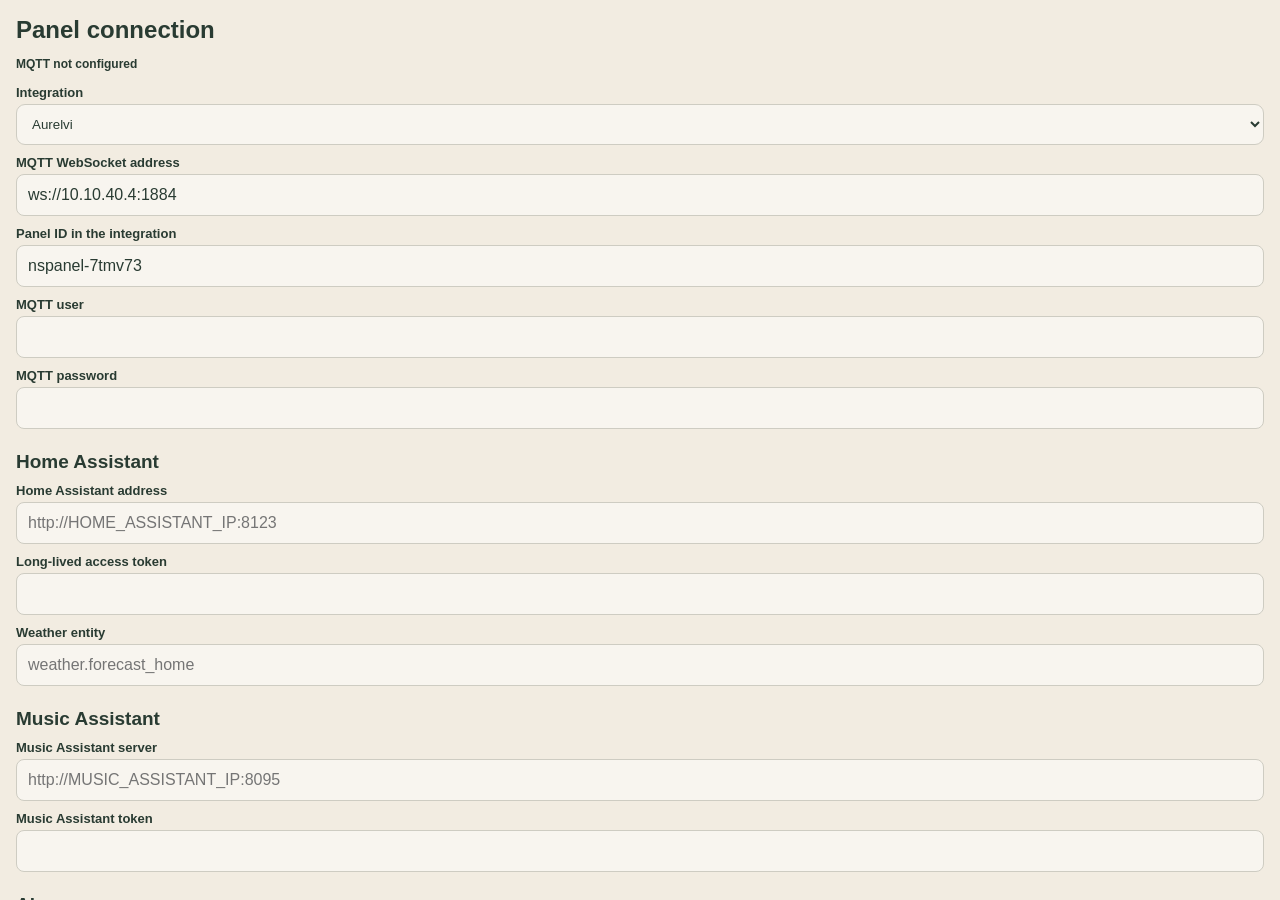
<file: custom_components/aurelvi/frontend/index.html>
<!doctype html>
<html lang="sk"><head><meta charset="utf-8"><meta name="viewport" content="width=device-width,initial-scale=1,maximum-scale=1,user-scalable=no"><title>Aurelvi Panel</title><link rel="stylesheet" href="style.css"><link rel="stylesheet" href="features.css"><link rel="stylesheet" href="aurelvi.css"></head><body>
<header><button id="menu" data-i18n-attr="aria-label=common.settings">☰</button><strong id="title">Aurelvi</strong><span id="status"></span><span id="pages"></span><button id="next" data-i18n-attr="aria-label=panel.header.next_page">›</button></header>
<main id="main"><div id="surface"></div></main>
<section id="settings" hidden><h1 data-i18n="panel.settings.title"></h1><p id="connection-detail"></p>
<label for="namespace" data-i18n="panel.settings.integration"></label><select id="namespace"><option value="aurelvi">Aurelvi</option></select><label for="broker" data-i18n="panel.settings.broker"></label><input id="broker" type="url" placeholder="ws://10.10.40.4:1884" autocomplete="off" spellcheck="false">
<label for="device" data-i18n="panel.settings.device_id"></label><input id="device" placeholder="nspanel-7tmv73" autocomplete="off" spellcheck="false">
<label for="username" data-i18n="panel.settings.username"></label><input id="username" autocomplete="off" spellcheck="false">
<label for="password" data-i18n="panel.settings.password"></label><input id="password" type="password" autocomplete="off">
<div class="row"><button id="cancel" data-i18n="common.back"></button><button id="save" class="primary" data-i18n="panel.settings.save_connect"></button></div>
<p data-i18n="panel.settings.studio_hint"></p><p id="summary"></p><button id="licence-open" data-i18n="panel.settings.licence_open"></button><p>Aurelvi 0.3.17 <span data-i18n="panel.settings.footer"></span></p></section>
<div id="toast" hidden role="status"></div><script src="i18n.js"></script><script src="protocol.js"></script><script src="icons.js"></script><script src="skins.js"></script><script src="features.js"></script><script src="aurelvi.js"></script><script src="licence.js"></script><script src="jssip.min.js"></script><script src="intercom.js"></script><script src="app.js"></script></body></html>
</file>
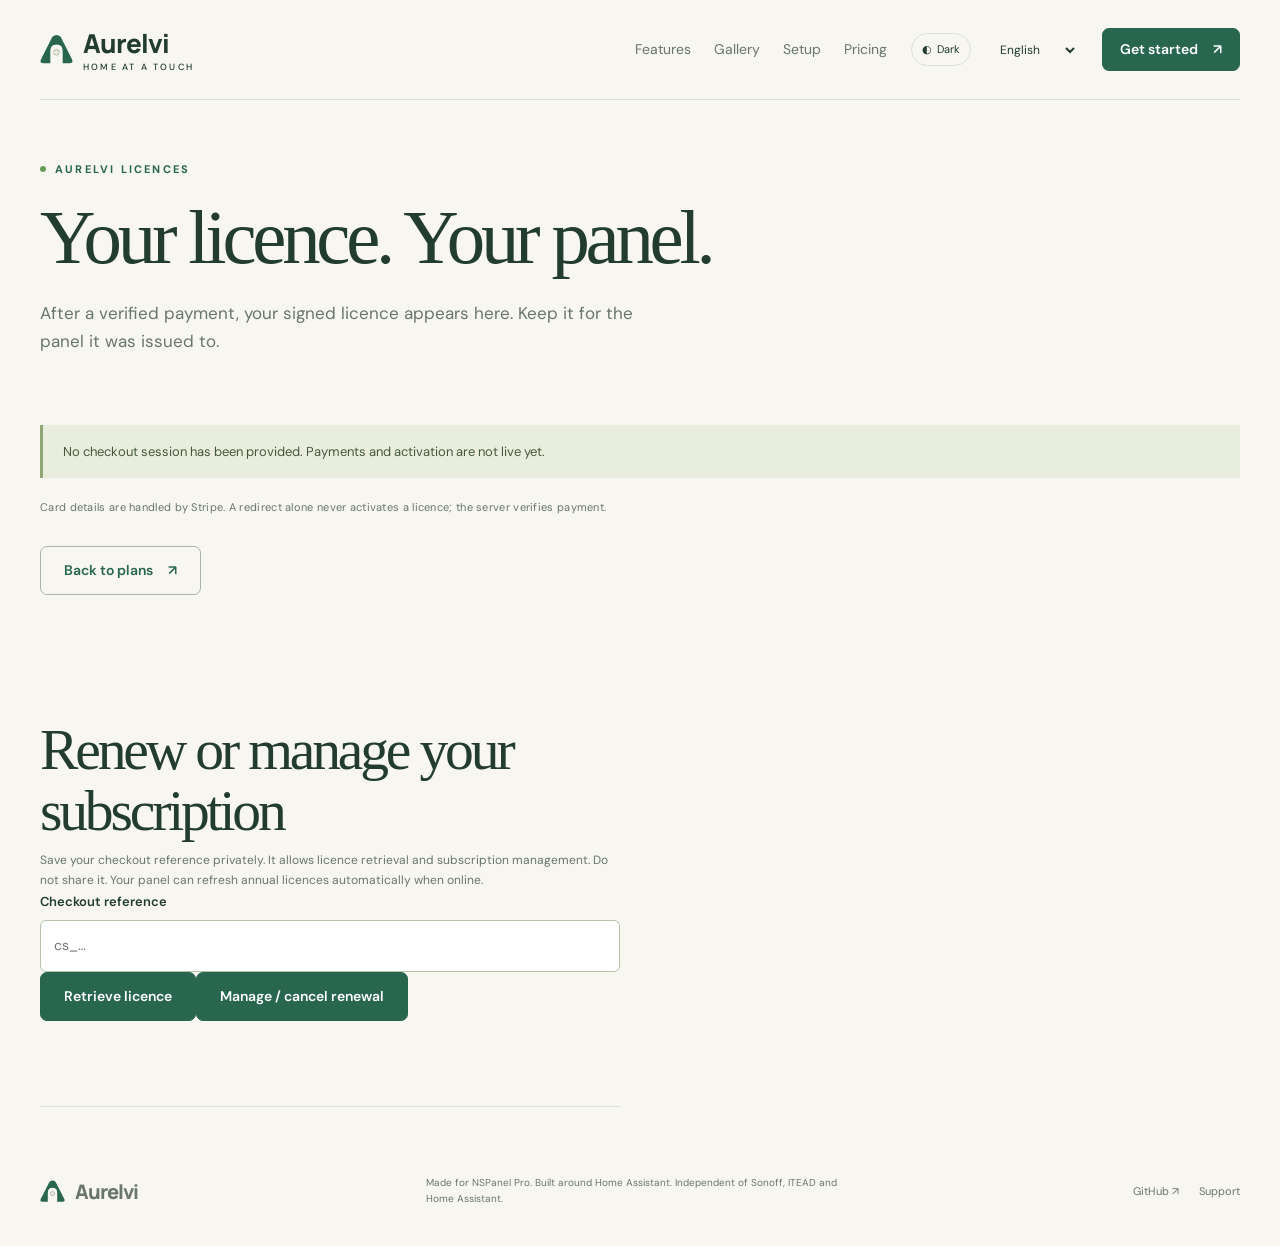
<file: website/activate.html>
<!DOCTYPE html>

<html lang="en"><head><meta charset="utf-8"/><meta content="width=device-width,initial-scale=1" name="viewport"/><meta content="no-referrer" name="referrer"/><script data-mode-init="">try{document.documentElement.dataset.mode=localStorage.getItem('aurelvi-web-mode')||(matchMedia('(prefers-color-scheme: dark)').matches?'dark':'light')}catch(e){document.documentElement.dataset.mode='light'}</script><meta content="light" name="color-scheme"/><title>Licence activation — Aurelvi</title><meta content="Retrieve a signed Aurelvi licence after a server-verified payment." name="description"/><meta content="Licence activation — Aurelvi" property="og:title"/><meta content="Retrieve a signed Aurelvi licence after a server-verified payment." property="og:description"/><meta content="#28664f" name="theme-color"/><link href="assets/logo.svg" rel="icon" type="image/svg+xml"/><link href="assets/site.css" rel="stylesheet"/><script defer="" src="assets/i18n.js"></script><script defer="" src="assets/skins.js"></script><script defer="" src="assets/site.js"></script></head><body><a class="skip" href="#main"><span data-i18n="web.nav.skip">Skip to content</span></a><header class="header wrap"><a class="brand" href="index.html"><img alt="" height="33" src="assets/logo.svg" width="33"/><span>Aurelvi<small>HOME AT A TOUCH</small></span></a><nav aria-label="Main navigation"><a href="features.html"><span data-i18n="common.features">Features</span></a><a href="gallery.html"><span data-i18n="common.gallery">Gallery</span></a><a href="setup.html"><span data-i18n="common.setup">Setup</span></a><a href="pricing.html"><span data-i18n="common.pricing">Pricing</span></a></nav><button aria-label="Toggle dark background" aria-pressed="false" class="appearance-toggle" id="appearance-toggle"><span aria-hidden="true">◐</span> <span data-mode-label="">Dark</span></button><select aria-label="Language" id="language"><option value="en">EN</option><option value="sk">SK</option></select><a class="btn" href="setup.html"><span data-i18n="common.get_started">Get started</span><span aria-hidden="true">↗</span></a></header><main class="wrap" id="main"><div class="page-intro"><div class="eyebrow" data-i18n="web.activate.hero_eyebrow">AURELVI LICENCES</div><h1 data-i18n="web.activate.hero_title">Your licence. Your panel.</h1><p data-i18n="web.activate.hero_lead">After a verified payment, your signed licence appears here. Keep it for the panel it was issued to.</p></div><div class="callout" id="activation-status" role="status"><span data-i18n="web.activate.status_no_session">No checkout session has been provided. Payments and activation are not live yet.</span></div><div hidden="" id="activation-result"><label for="licence-token"><span data-i18n="web.activate.token_label">Signed licence token</span></label><textarea id="licence-token" readonly="" rows="7"></textarea><button class="btn" id="copy-licence"><span data-i18n="web.activate.copy_licence">Copy licence</span></button></div><p class="under-note"><span data-i18n="web.activate.card_note">Card details are handled by Stripe. A redirect alone never activates a licence; the server verifies payment.</span></p><div class="actions"><a class="btn outline" href="pricing.html"><span data-i18n="web.activate.back_plans">Back to plans</span><span aria-hidden="true">↗</span></a></div><section class="section licence-form"><h2 data-i18n="web.activate.manage_title" >Renew or manage your subscription</h2><p data-i18n="web.activate.manage_text" >Save your checkout reference privately. It allows licence retrieval and subscription management. Do not share it. Your panel can refresh annual licences automatically when online.</p><label data-i18n="web.activate.reference_label" for="licence-receipt">Checkout reference</label><input id="licence-receipt" autocomplete="off" spellcheck="false" placeholder="cs_…"/><button class="btn" id="refresh-licence"><span data-i18n="web.activate.retrieve_button" >Retrieve licence</span></button><button class="btn" id="manage-subscription"><span data-i18n="web.activate.manage_button" >Manage / cancel renewal</span></button></section></main><footer class="footer wrap"><a class="brand" href="index.html"><img alt="" height="25" src="assets/logo.svg" width="25"/>Aurelvi</a><p data-i18n="web.footer.tagline">Made for NSPanel Pro. Built around Home Assistant. Independent of Sonoff, ITEAD and Home Assistant.</p><div class="footer-links"><a href="https://github.com/soso8782/aurelvi-ha">GitHub ↗</a><a href="https://github.com/soso8782/aurelvi-ha/issues"><span data-i18n="web.footer.support">Support</span></a></div></footer></body></html>
</file>
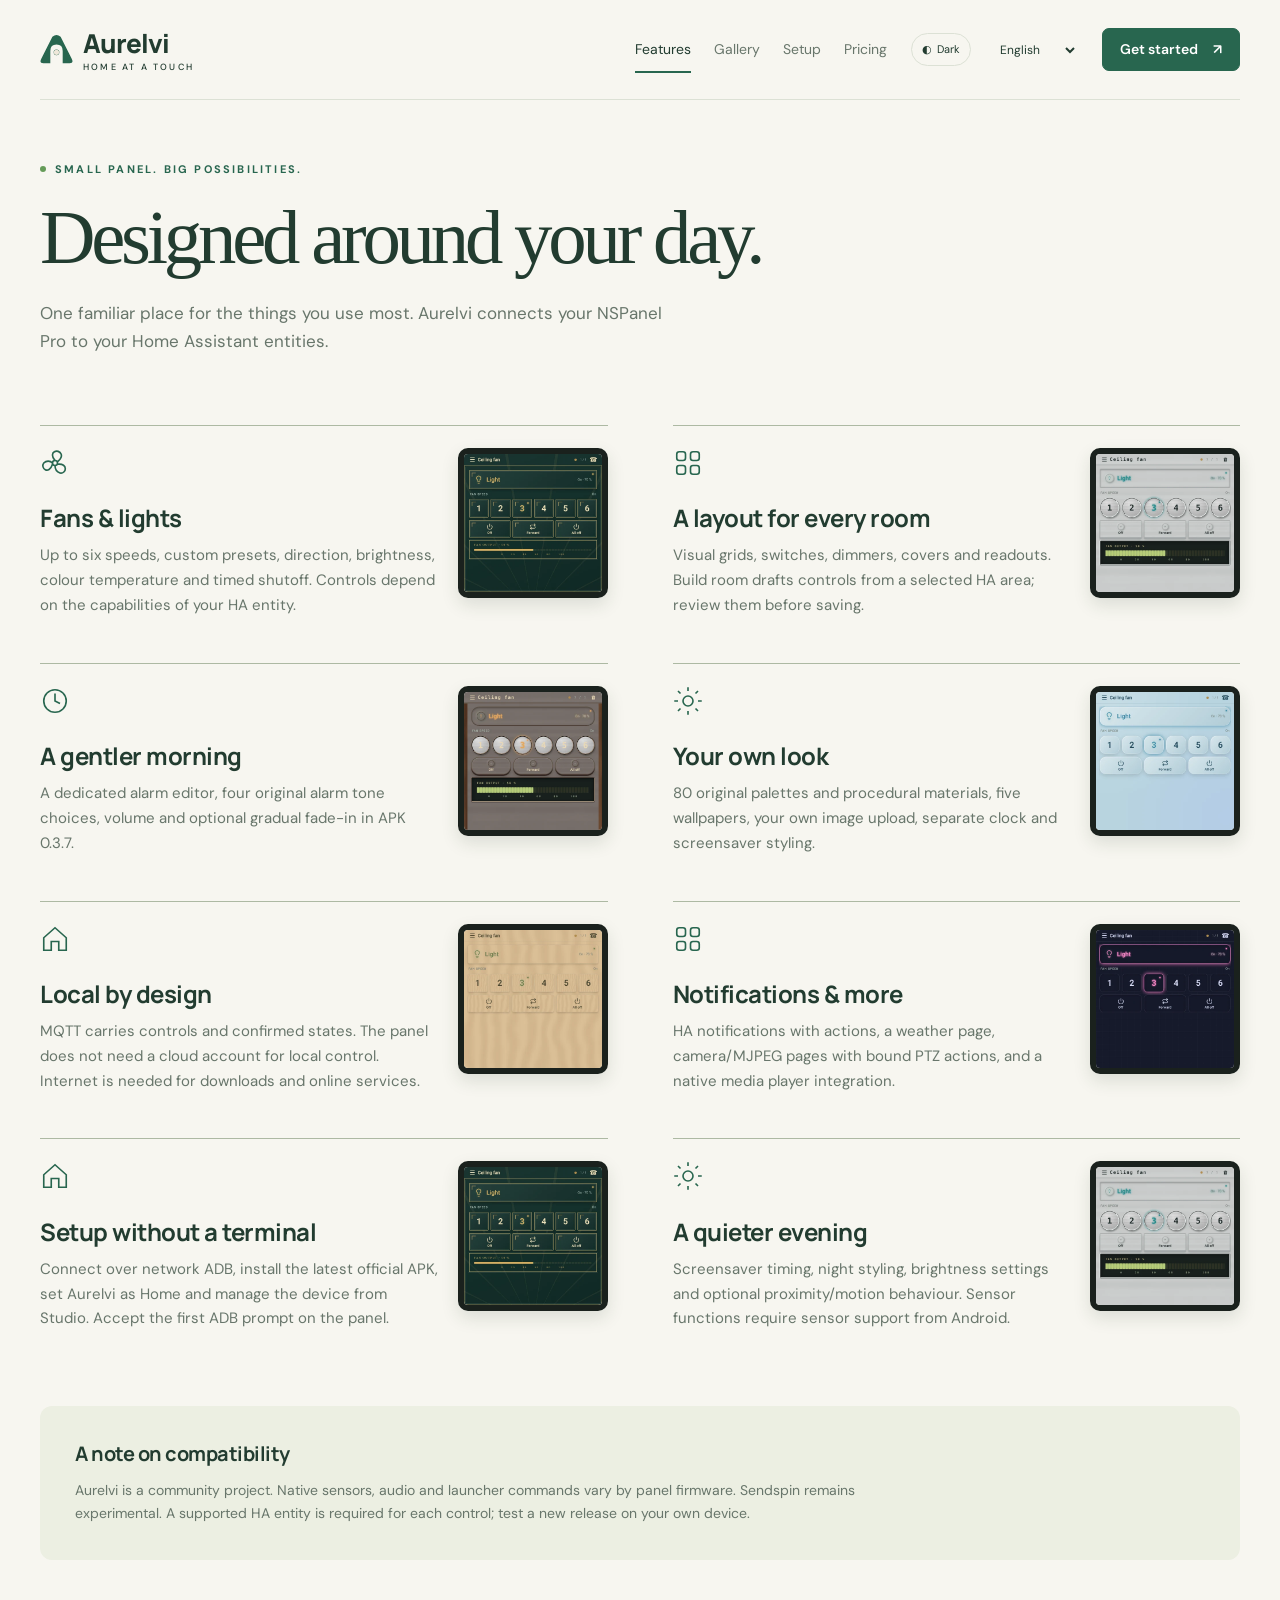
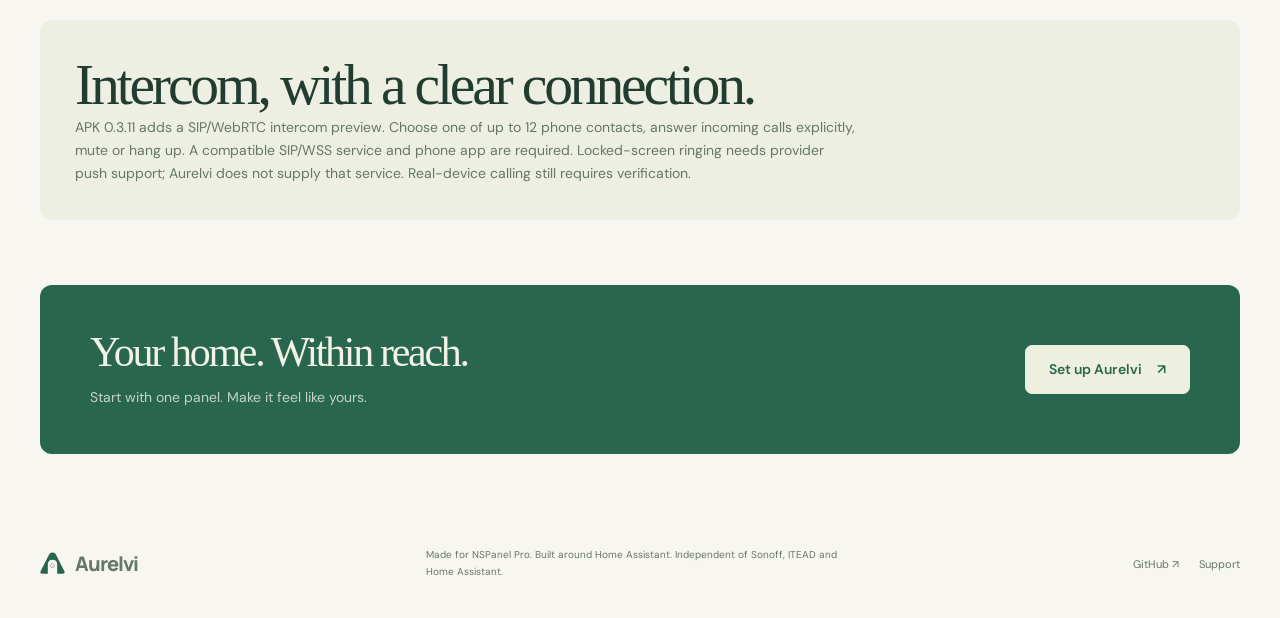
<file: website/features.html>
<!DOCTYPE html>

<html lang="en"><head><meta charset="utf-8"/><meta content="width=device-width,initial-scale=1" name="viewport"/><meta content="no-referrer" name="referrer"/><script data-mode-init="">try{document.documentElement.dataset.mode=localStorage.getItem('aurelvi-web-mode')||(matchMedia('(prefers-color-scheme: dark)').matches?'dark':'light')}catch(e){document.documentElement.dataset.mode='light'}</script><meta content="light" name="color-scheme"/><title>Features — Aurelvi</title><meta content="Explore Aurelvi controls, room builder, alarms, wallpapers and direct ADB setup for NSPanel Pro." name="description"/><meta content="Features — Aurelvi" property="og:title"/><meta content="Explore Aurelvi controls, room builder, alarms, wallpapers and direct ADB setup for NSPanel Pro." property="og:description"/><meta content="#28664f" name="theme-color"/><link href="assets/logo.svg" rel="icon" type="image/svg+xml"/><link href="assets/site.css?v=20261015-image-ratio" rel="stylesheet"/><script defer="" src="assets/i18n.js"></script><script defer="" src="assets/skins.js"></script><script defer="" src="assets/site.js"></script><link rel="canonical" href="https://aurelvi-app.com/features.html"/><meta property="og:url" content="https://aurelvi-app.com/features.html"/></head><body><a class="skip" href="#main"><span data-i18n="web.nav.skip">Skip to content</span></a><header class="header wrap"><a class="brand" href="index.html"><img alt="" height="33" src="assets/logo.svg" width="33"/><span>Aurelvi<small>HOME AT A TOUCH</small></span></a><nav aria-label="Main navigation"><a aria-current="page" href="features.html"><span data-i18n="common.features">Features</span></a><a href="gallery.html"><span data-i18n="common.gallery">Gallery</span></a><a href="setup.html"><span data-i18n="common.setup">Setup</span></a><a href="pricing.html"><span data-i18n="common.pricing">Pricing</span></a></nav><button aria-label="Toggle dark background" aria-pressed="false" class="appearance-toggle" id="appearance-toggle"><span aria-hidden="true">◐</span> <span data-mode-label="">Dark</span></button><select aria-label="Language" id="language"><option value="en">EN</option><option value="sk">SK</option></select><a class="btn" href="setup.html"><span data-i18n="common.get_started">Get started</span><span aria-hidden="true">↗</span></a></header><main class="wrap" id="main"><div class="page-intro"><div class="eyebrow" data-i18n="web.features.hero_eyebrow">SMALL PANEL. BIG POSSIBILITIES.</div><h1 data-i18n="web.features.hero_title">Designed around your day.</h1><p data-i18n="web.features.hero_lead">One familiar place for the things you use most. Aurelvi connects your NSPanel Pro to your Home Assistant entities.</p></div><div class="feature-list"><article class="feature"><img alt="Empire Emerald" class="feature-visual" height="480" loading="lazy" src="assets/empire-emerald.webp" width="480"/><svg aria-hidden="true" viewbox="0 0 24 24"><circle cx="12" cy="12" r="2"></circle><path d="M12 10C6 3 15 0 17 5c1 3-2 5-3 6m0 2c9-1 7 8 2 7-3-1-4-4-4-6m-2-1c-3 9-10 3-7-1 2-2 5-2 7 0"></path></svg><h3 data-i18n="web.features.card_fans_title">Fans &amp; lights</h3><p data-i18n="web.features.card_fans_text">Up to six speeds, custom presets, direction, brightness, colour temperature and timed shutoff. Controls depend on the capabilities of your HA entity.</p></article><article class="feature"><img alt="Stereo Silver" class="feature-visual" height="480" loading="lazy" src="assets/stereo-silver.webp" width="480"/><svg aria-hidden="true" viewbox="0 0 24 24"><rect height="7" rx="2" width="7" x="3" y="3"></rect><rect height="7" rx="2" width="7" x="14" y="3"></rect><rect height="7" rx="2" width="7" x="3" y="14"></rect><rect height="7" rx="2" width="7" x="14" y="14"></rect></svg><h3 data-i18n="web.features.card_layout_title">A layout for every room</h3><p data-i18n="web.features.card_layout_text">Visual grids, switches, dimmers, covers and readouts. Build room drafts controls from a selected HA area; review them before saving.</p></article><article class="feature"><img alt="Walnut Amplifier" class="feature-visual" height="480" loading="lazy" src="assets/walnut-amplifier.webp" width="480"/><svg aria-hidden="true" viewbox="0 0 24 24"><circle cx="12" cy="12" r="9"></circle><path d="M12 6v6l4 2"></path></svg><h3 data-i18n="web.features.card_alarm_title">A gentler morning</h3><p data-i18n="web.features.card_alarm_text">A dedicated alarm editor, four original alarm tone choices, volume and optional gradual fade-in in APK 0.3.7.</p></article><article class="feature"><img alt="Glacier Glass" class="feature-visual" height="480" loading="lazy" src="assets/glacier-glass.webp" width="480"/><svg aria-hidden="true" viewbox="0 0 24 24"><circle cx="12" cy="12" r="4"></circle><path d="M12 1v3m0 16v3M1 12h3m16 0h3M4 4l2 2m12 12 2 2M4 20l2-2M18 6l2-2"></path></svg><h3 data-i18n="web.features.card_look_title">Your own look</h3><p data-i18n="web.features.card_look_text">80 original palettes and procedural materials, five wallpapers, your own image upload, separate clock and screensaver styling.</p></article><article class="feature"><img alt="Kyoto Oak" class="feature-visual" height="480" loading="lazy" src="assets/kyoto-oak.webp" width="480"/><svg aria-hidden="true" viewbox="0 0 24 24"><path d="m3 11 9-8 9 8v10h-6v-7H9v7H3z"></path></svg><h3 data-i18n="web.features.card_local_title">Local by design</h3><p data-i18n="web.features.card_local_text">MQTT carries controls and confirmed states. The panel does not need a cloud account for local control. Internet is needed for downloads and online services.</p></article><article class="feature"><img alt="Tokyo Pulse" class="feature-visual" height="480" loading="lazy" src="assets/tokyo-pulse.webp" width="480"/><svg aria-hidden="true" viewbox="0 0 24 24"><rect height="7" rx="2" width="7" x="3" y="3"></rect><rect height="7" rx="2" width="7" x="14" y="3"></rect><rect height="7" rx="2" width="7" x="3" y="14"></rect><rect height="7" rx="2" width="7" x="14" y="14"></rect></svg><h3 data-i18n="web.features.card_notify_title">Notifications &amp; more</h3><p data-i18n="web.features.card_notify_text">HA notifications with actions, a weather page, camera/MJPEG pages with bound PTZ actions, and a native media player integration.</p></article><article class="feature"><img alt="Empire Emerald" class="feature-visual" height="480" loading="lazy" src="assets/empire-emerald.webp" width="480"/><svg aria-hidden="true" viewbox="0 0 24 24"><path d="m3 11 9-8 9 8v10h-6v-7H9v7H3z"></path></svg><h3 data-i18n="web.features.card_setup_title">Setup without a terminal</h3><p data-i18n="web.features.card_setup_text">Connect over network ADB, install the latest official APK, set Aurelvi as Home and manage the device from Studio. Accept the first ADB prompt on the panel.</p></article><article class="feature"><img alt="Stereo Silver" class="feature-visual" height="480" loading="lazy" src="assets/stereo-silver.webp" width="480"/><svg aria-hidden="true" viewbox="0 0 24 24"><circle cx="12" cy="12" r="4"></circle><path d="M12 1v3m0 16v3M1 12h3m16 0h3M4 4l2 2m12 12 2 2M4 20l2-2M18 6l2-2"></path></svg><h3 data-i18n="web.features.card_evening_title">A quieter evening</h3><p data-i18n="web.features.card_evening_text">Screensaver timing, night styling, brightness settings and optional proximity/motion behaviour. Sensor functions require sensor support from Android.</p></article></div><aside class="limitations"><h3 data-i18n="web.features.card_compat_title">A note on compatibility</h3><p data-i18n="web.features.card_compat_text">Aurelvi is a community project. Native sensors, audio and launcher commands vary by panel firmware. Sendspin remains experimental. A supported HA entity is required for each control; test a new release on your own device.</p></aside><section class="limitations" id="intercom"><h2 data-i18n="web.features.intercom_title">Intercom, with a clear connection.</h2><p data-i18n="web.features.intercom_text">APK 0.3.11 adds a SIP/WebRTC intercom preview. Choose one of up to 12 phone contacts, answer incoming calls explicitly, mute or hang up. A compatible SIP/WSS service and phone app are required. Locked-screen ringing needs provider push support; Aurelvi does not supply that service. Real-device calling still requires verification.</p></section><section class="cta-band"><div><h2 data-i18n="web.cta.title">Your home. Within reach.</h2><p data-i18n="web.cta.text">Start with one panel. Make it feel like yours.</p></div><a class="btn" href="setup.html"><span data-i18n="web.cta.setup">Set up Aurelvi</span><span aria-hidden="true">↗</span></a></section></main><footer class="footer wrap"><a class="brand" href="index.html"><img alt="" height="25" src="assets/logo.svg" width="25"/>Aurelvi</a><p data-i18n="web.footer.tagline">Made for NSPanel Pro. Built around Home Assistant. Independent of Sonoff, ITEAD and Home Assistant.</p><div class="footer-links"><a href="https://github.com/soso8782/aurelvi-ha">GitHub ↗</a><a href="https://github.com/soso8782/aurelvi-ha/issues"><span data-i18n="web.footer.support">Support</span></a></div></footer></body></html>
</file>
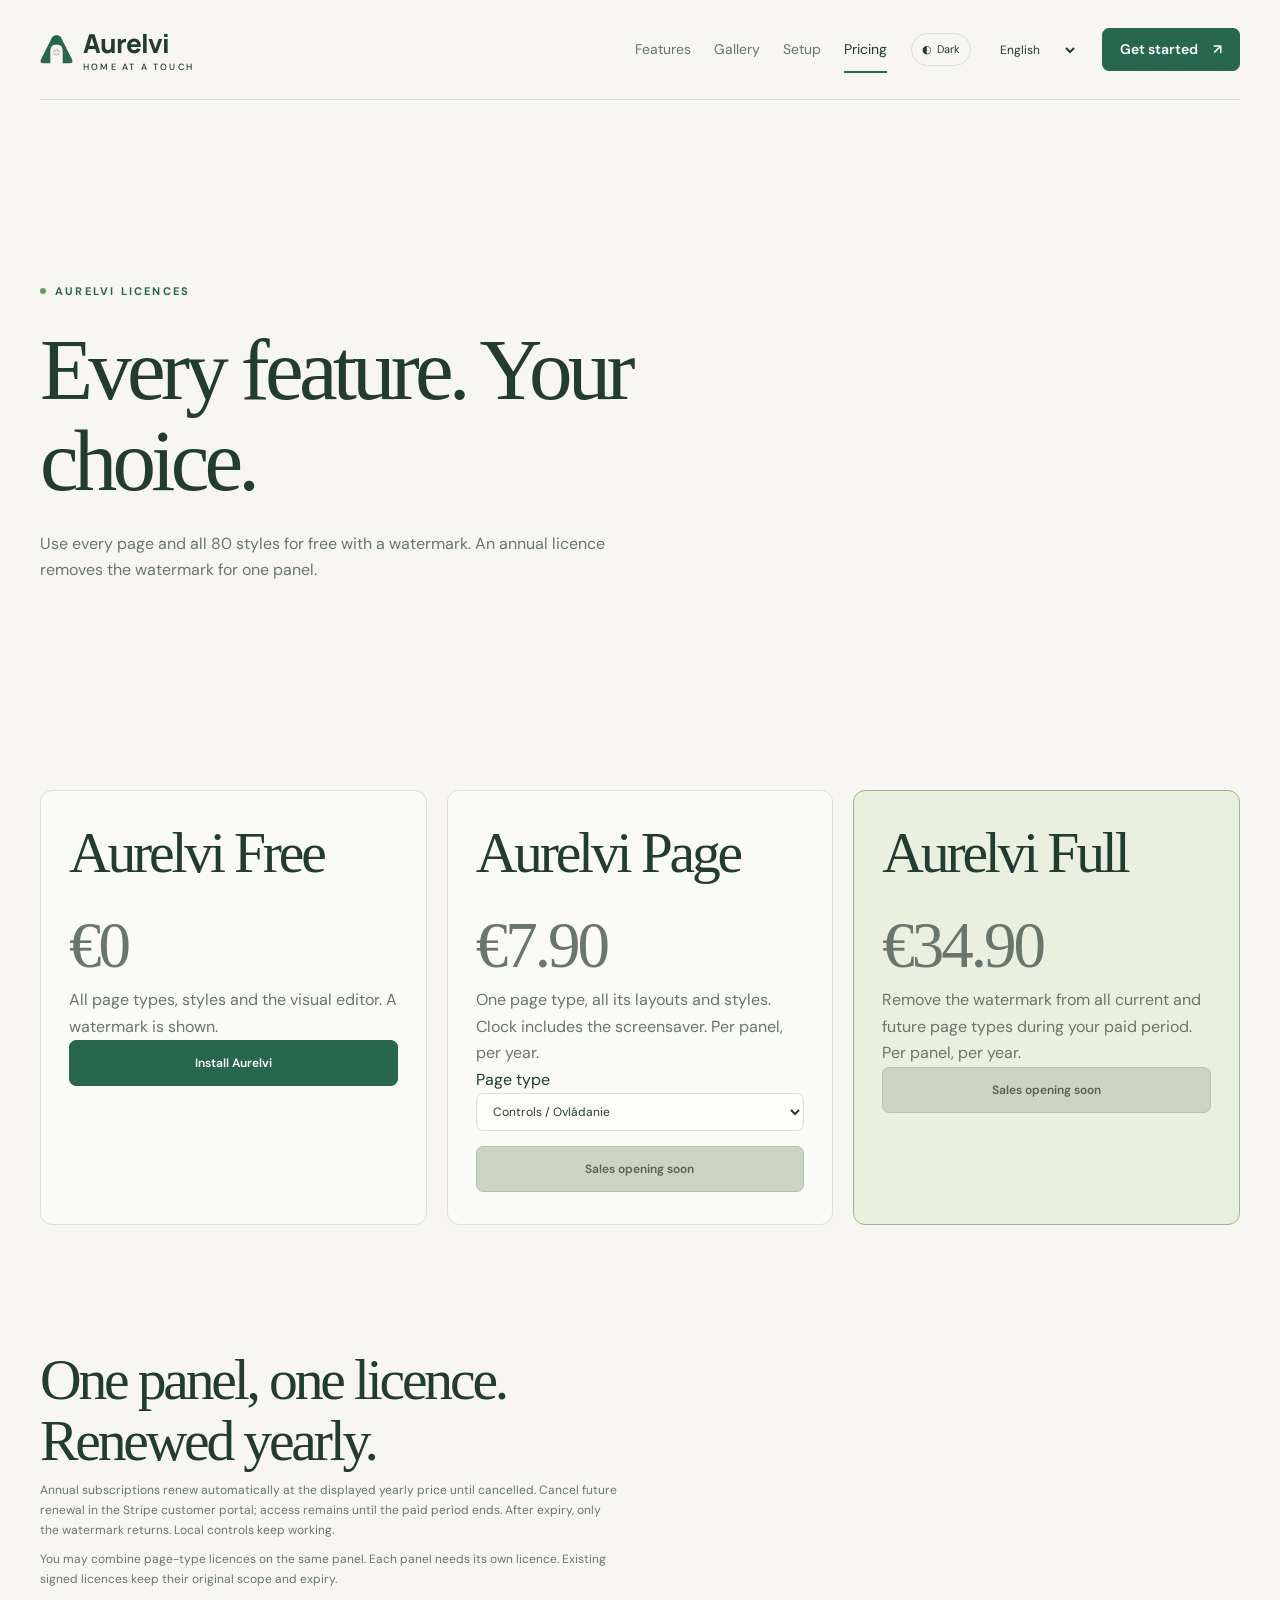
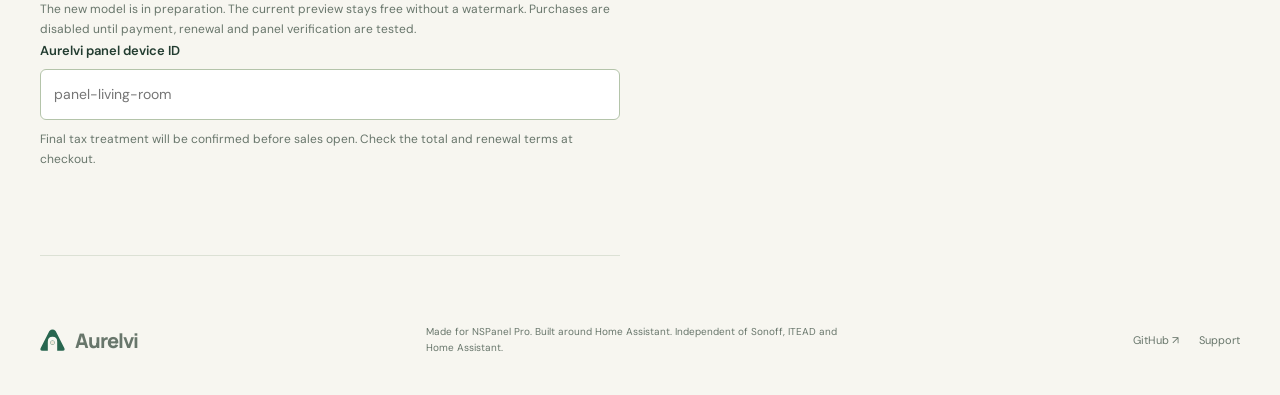
<file: website/pricing.html>
<!DOCTYPE html>

<html lang="en"><head><meta charset="utf-8"/><meta content="width=device-width,initial-scale=1" name="viewport"/><meta content="no-referrer" name="referrer"/><script data-mode-init="">try{document.documentElement.dataset.mode=localStorage.getItem('aurelvi-web-mode')||(matchMedia('(prefers-color-scheme: dark)').matches?'dark':'light')}catch(e){document.documentElement.dataset.mode='light'}</script><meta content="light" name="color-scheme"/><title>Annual licences — Aurelvi</title><meta content="Proposed Aurelvi Plus plans: €1.49 per skin, €4.90 per collection, €14.90 yearly or €39.90 lifetime per panel. Payments are not enabled during preparation." name="description"/><meta content="Annual licences — Aurelvi" property="og:title"/><meta content="Proposed Aurelvi Plus plans: €1.49 per skin, €4.90 per collection, €14.90 yearly or €39.90 lifetime per panel. Payments are not enabled during preparation." property="og:description"/><meta content="#28664f" name="theme-color"/><link href="assets/logo.svg" rel="icon" type="image/svg+xml"/><link href="assets/site.css" rel="stylesheet"/><script defer="" src="assets/i18n.js"></script><script defer="" src="assets/skins.js"></script><script defer="" src="assets/site.js"></script><link rel="canonical" href="https://aurelvi-app.com/pricing.html"/><meta property="og:url" content="https://aurelvi-app.com/pricing.html"/></head><body><a class="skip" href="#main"><span data-i18n="web.nav.skip">Skip to content</span></a><header class="header wrap"><a class="brand" href="index.html"><img alt="" height="33" src="assets/logo.svg" width="33"/><span>Aurelvi<small>HOME AT A TOUCH</small></span></a><nav aria-label="Main navigation"><a href="features.html"><span data-i18n="common.features">Features</span></a><a href="gallery.html"><span data-i18n="common.gallery">Gallery</span></a><a href="setup.html"><span data-i18n="common.setup">Setup</span></a><a aria-current="page" href="pricing.html"><span data-i18n="common.pricing">Pricing</span></a></nav><button aria-label="Toggle dark background" aria-pressed="false" class="appearance-toggle" id="appearance-toggle"><span aria-hidden="true">◐</span> <span data-mode-label="">Dark</span></button><select aria-label="Language" id="language"><option value="en">EN</option><option value="sk">SK</option></select><a class="btn" href="setup.html"><span data-i18n="common.get_started">Get started</span><span aria-hidden="true">↗</span></a></header><main class="wrap" id="main"><section class="hero"><div><div class="eyebrow">AURELVI LICENCES</div><h1 data-i18n="web.pricing.title" >Every feature. Your choice.</h1><p data-i18n="web.pricing.lead" >Use every page and all 80 styles for free with a watermark. An annual licence removes the watermark for one panel.</p></div></section><section class="price-grid"><article class="price-card"><h2>Aurelvi Free</h2><p class="price">€0</p><p data-i18n="web.pricing.full_text" >All page types, styles and the visual editor. A watermark is shown.</p><a class="btn" href="setup.html"><span data-i18n="web.pricing.full_cta" >Install Aurelvi</span></a></article><article class="price-card"><h2>Aurelvi Page</h2><p class="price">€7.90</p><p data-i18n="web.pricing.page_text" >One page type, all its layouts and styles. Clock includes the screensaver. Per panel, per year.</p><label data-i18n="web.pricing.label_page_type" for="product-page">Page type</label><select id="product-page"><option value="page:grid">Controls / Ovládanie</option><option value="page:clock">Clock + screensaver / Hodiny + šetrič</option><option value="page:weather">Weather / Počasie</option><option value="page:alarm">Alarm</option><option value="page:camera">Camera / Kamera</option><option value="page:music">Music / Hudba</option></select><button class="btn" data-buy="page" disabled><span data-i18n="web.pricing.sales_soon" >Sales opening soon</span></button></article><article class="price-card featured"><h2>Aurelvi Full</h2><p class="price">€34.90</p><p data-i18n="web.pricing.page_note" >Remove the watermark from all current and future page types during your paid period. Per panel, per year.</p><button class="btn" data-buy="full" disabled><span data-i18n="web.pricing.sales_soon" >Sales opening soon</span></button></article></section><section class="section licence-form"><h2 data-i18n="web.pricing.licence_title" >One panel, one licence. Renewed yearly.</h2><p data-i18n="web.pricing.licence_renewal" >Annual subscriptions renew automatically at the displayed yearly price until cancelled. Cancel future renewal in the Stripe customer portal; access remains until the paid period ends. After expiry, only the watermark returns. Local controls keep working.</p><p data-i18n="web.pricing.licence_combine" >You may combine page-type licences on the same panel. Each panel needs its own licence. Existing signed licences keep their original scope and expiry.</p><p data-i18n="web.pricing.model_note" id="commerce-status">The new model is in preparation. The current preview stays free without a watermark. Purchases are disabled until payment, renewal and panel verification are tested.</p><label data-i18n="web.pricing.label_panel_id" for="panel-id">Aurelvi panel device ID</label><input id="panel-id" maxlength="64" autocomplete="off" placeholder="panel-living-room"/><p id="checkout-message" role="status"></p><p data-i18n="web.pricing.tax_note" >Final tax treatment will be confirmed before sales open. Check the total and renewal terms at checkout.</p></section></main><footer class="footer wrap"><a class="brand" href="index.html"><img alt="" height="25" src="assets/logo.svg" width="25"/>Aurelvi</a><p data-i18n="web.footer.tagline">Made for NSPanel Pro. Built around Home Assistant. Independent of Sonoff, ITEAD and Home Assistant.</p><div class="footer-links"><a href="https://github.com/soso8782/aurelvi-ha">GitHub ↗</a><a href="https://github.com/soso8782/aurelvi-ha/issues"><span data-i18n="web.footer.support">Support</span></a></div></footer></body></html>
</file>
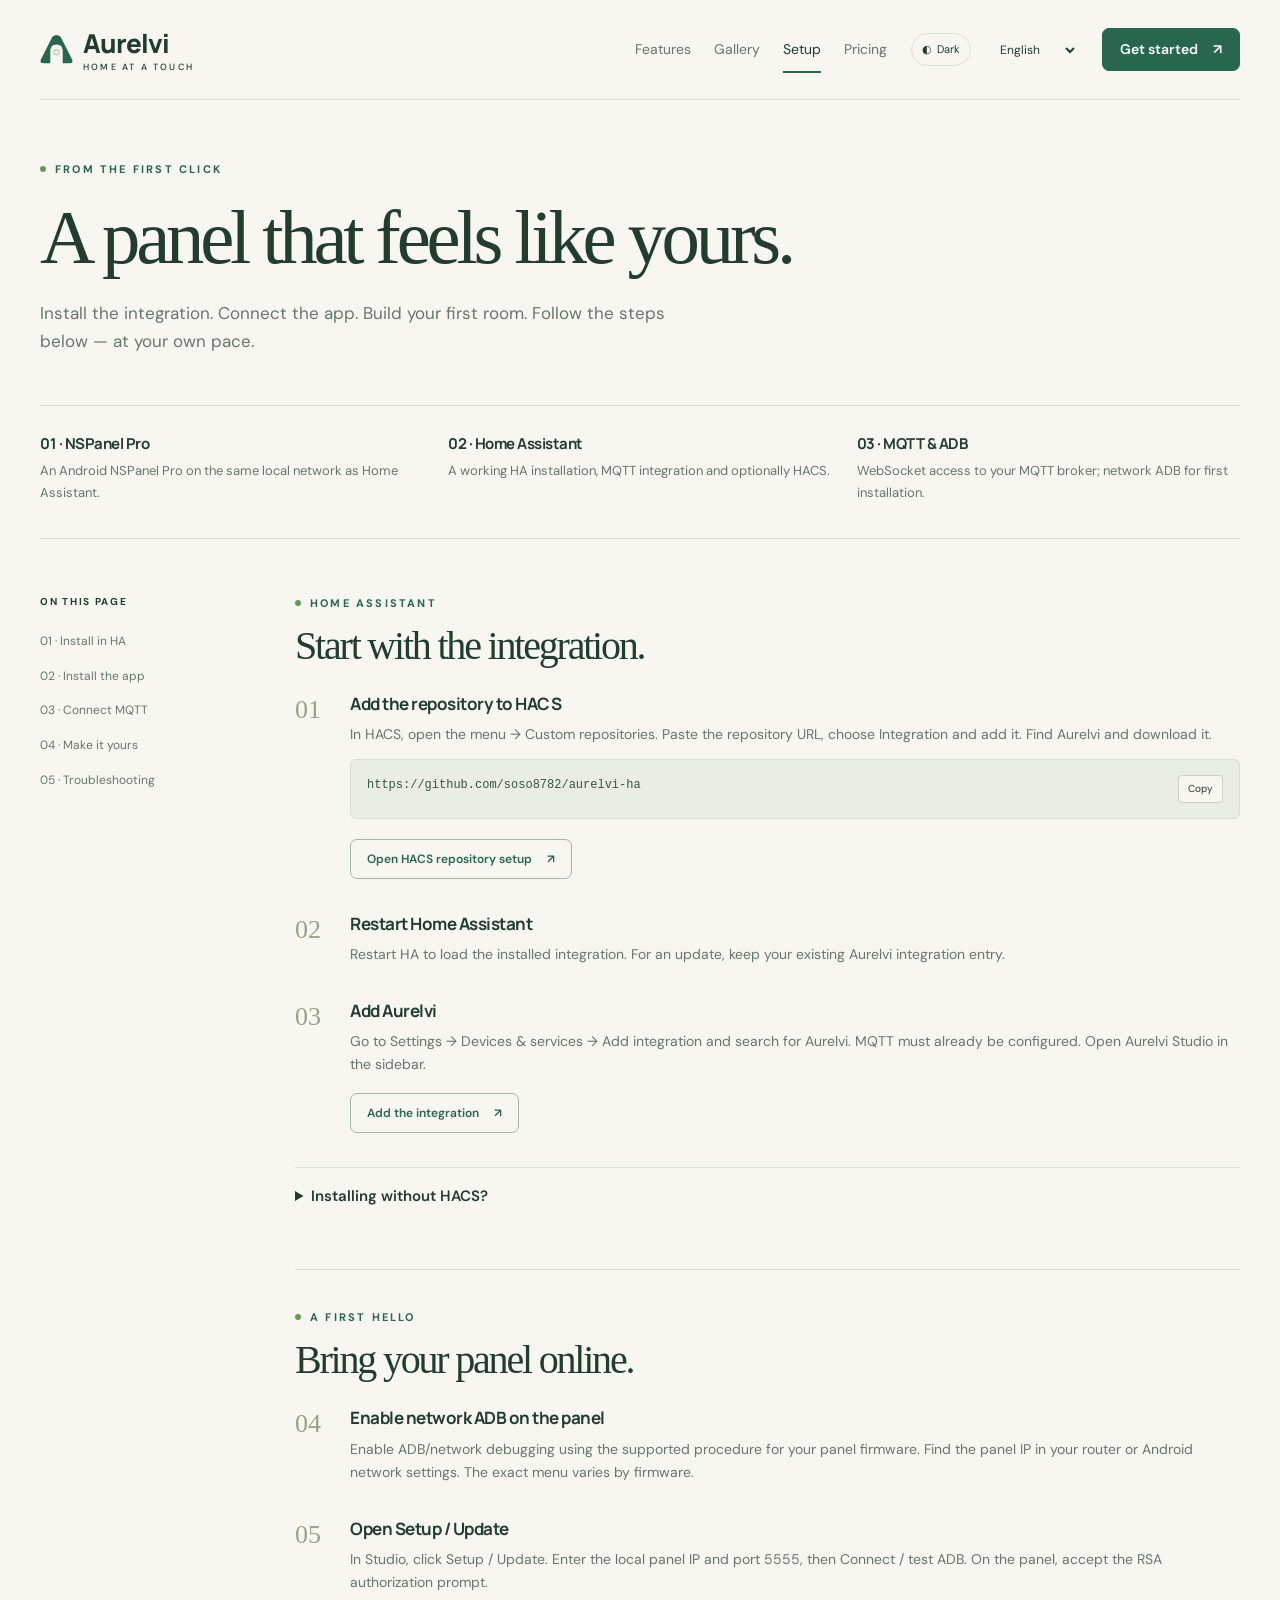
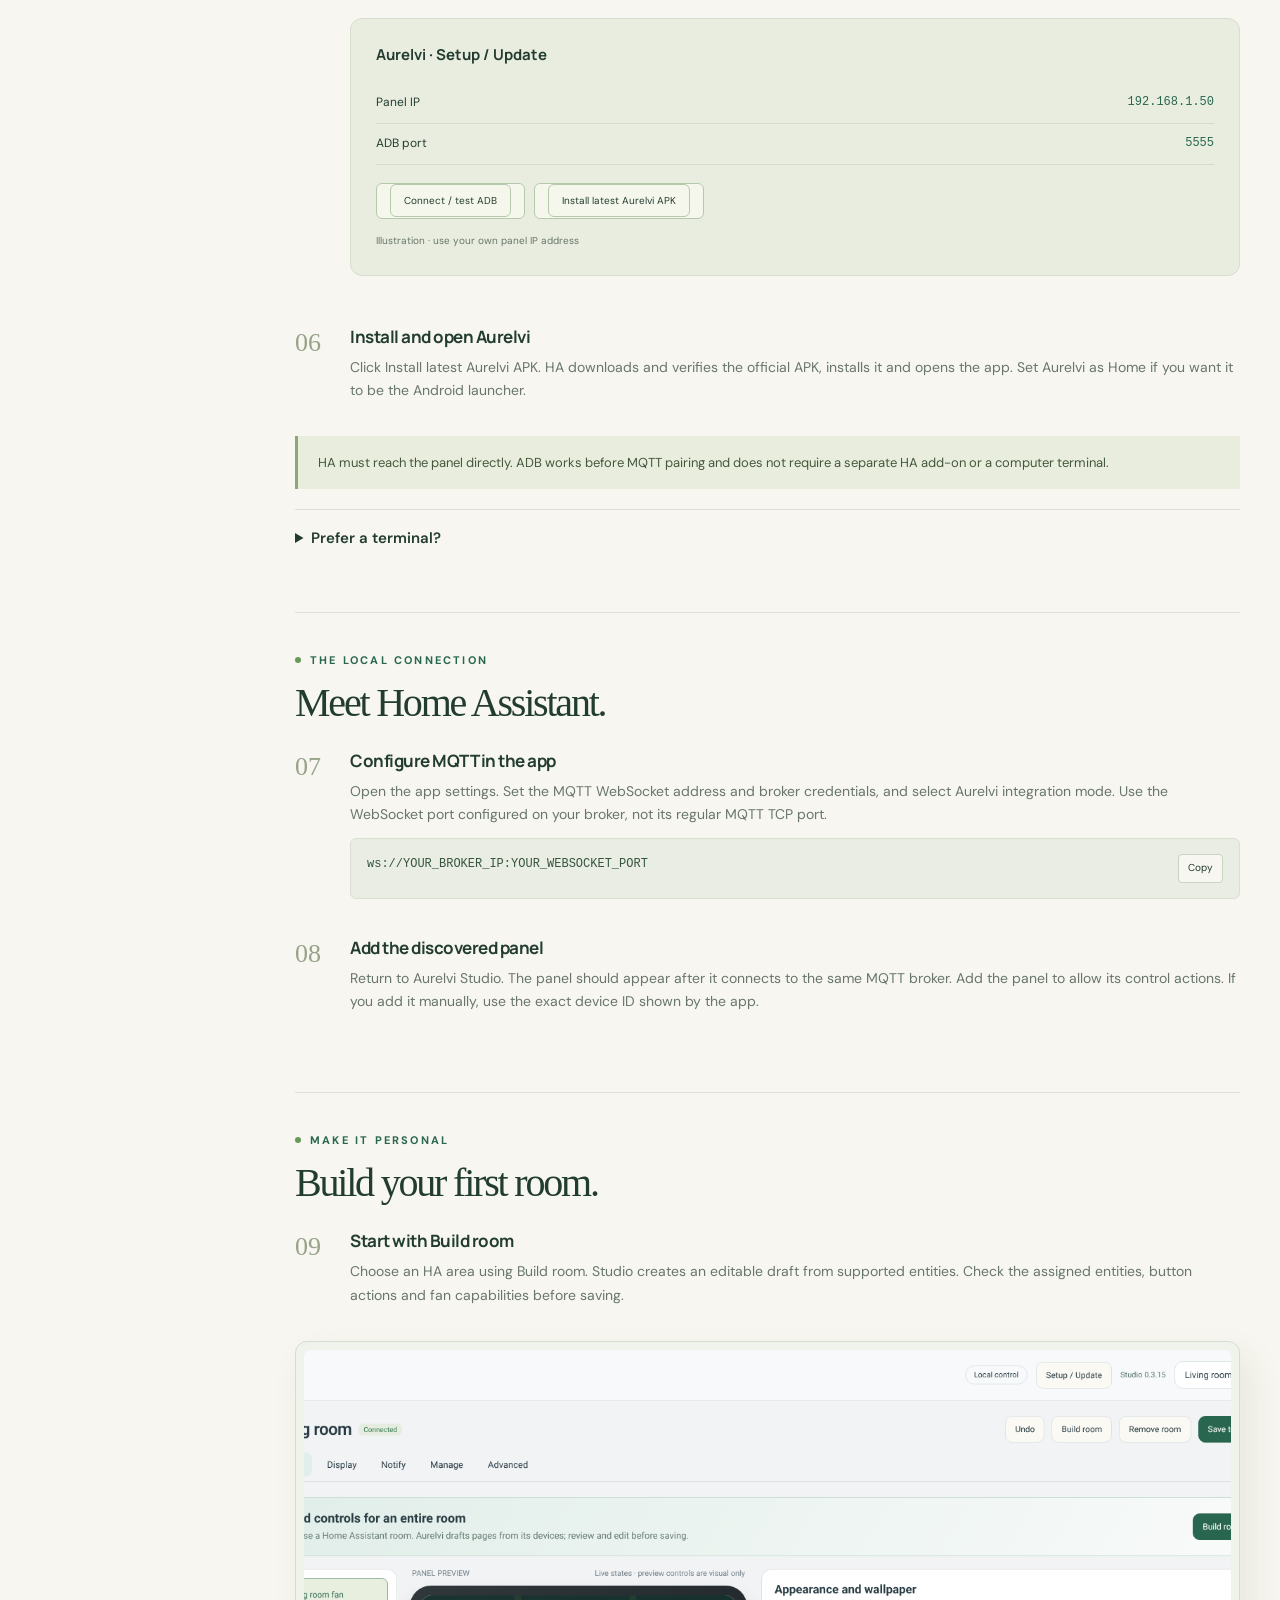
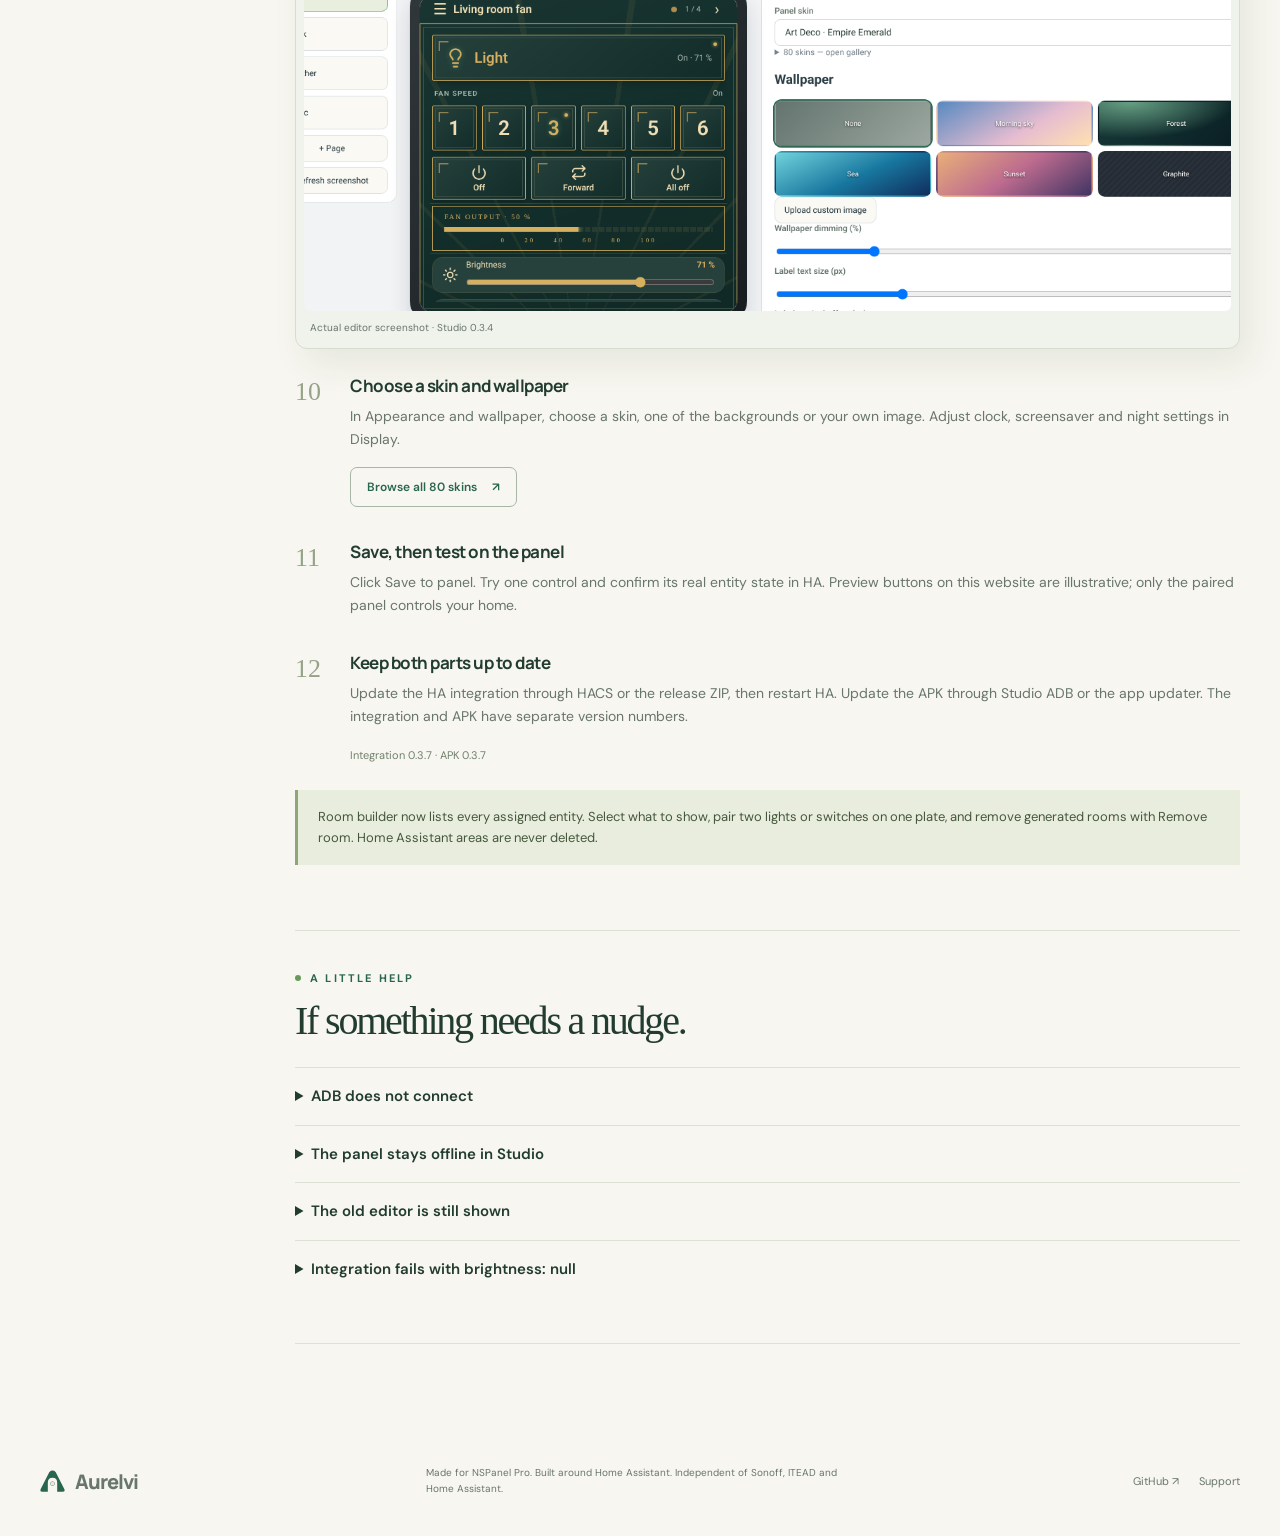
<file: website/setup.html>
<!DOCTYPE html>

<html lang="en"><head><meta charset="utf-8"/><meta content="width=device-width,initial-scale=1" name="viewport"/><meta content="no-referrer" name="referrer"/><script data-mode-init="">try{document.documentElement.dataset.mode=localStorage.getItem('aurelvi-web-mode')||(matchMedia('(prefers-color-scheme: dark)').matches?'dark':'light')}catch(e){document.documentElement.dataset.mode='light'}</script><meta content="light" name="color-scheme"/><title>Setup guide — Aurelvi</title><meta content="Step-by-step Aurelvi setup: HACS, Home Assistant, ADB APK installation, MQTT connection and your first room." name="description"/><meta content="Setup guide — Aurelvi" property="og:title"/><meta content="Step-by-step Aurelvi setup: HACS, Home Assistant, ADB APK installation, MQTT connection and your first room." property="og:description"/><meta content="#28664f" name="theme-color"/><link href="assets/logo.svg" rel="icon" type="image/svg+xml"/><link href="assets/site.css" rel="stylesheet"/><script defer="" src="assets/i18n.js"></script><script defer="" src="assets/skins.js"></script><script defer="" src="assets/site.js"></script><link rel="canonical" href="https://aurelvi-app.com/setup.html"/><meta property="og:url" content="https://aurelvi-app.com/setup.html"/></head><body><a class="skip" href="#main"><span data-i18n="web.nav.skip">Skip to content</span></a><header class="header wrap"><a class="brand" href="index.html"><img alt="" height="33" src="assets/logo.svg" width="33"/><span>Aurelvi<small>HOME AT A TOUCH</small></span></a><nav aria-label="Main navigation"><a href="features.html"><span data-i18n="common.features">Features</span></a><a href="gallery.html"><span data-i18n="common.gallery">Gallery</span></a><a aria-current="page" href="setup.html"><span data-i18n="common.setup">Setup</span></a><a href="pricing.html"><span data-i18n="common.pricing">Pricing</span></a></nav><button aria-label="Toggle dark background" aria-pressed="false" class="appearance-toggle" id="appearance-toggle"><span aria-hidden="true">◐</span> <span data-mode-label="">Dark</span></button><select aria-label="Language" id="language"><option value="en">EN</option><option value="sk">SK</option></select><a class="btn" href="setup.html"><span data-i18n="common.get_started">Get started</span><span aria-hidden="true">↗</span></a></header><main class="wrap" id="main"><div class="page-intro"><div class="eyebrow" data-i18n="web.setup.hero_eyebrow">FROM THE FIRST CLICK</div><h1 data-i18n="web.setup.hero_title">A panel that feels like yours.</h1><p data-i18n="web.setup.hero_lead">Install the integration. Connect the app. Build your first room. Follow the steps below — at your own pace.</p></div><div class="requirements"><div><h3 data-i18n="web.setup.step_panel_title">01 · NSPanel Pro</h3><p data-i18n="web.setup.step_panel_text">An Android NSPanel Pro on the same local network as Home Assistant.</p></div><div><h3 data-i18n="web.setup.step_ha_title">02 · Home Assistant</h3><p data-i18n="web.setup.step_ha_text">A working HA installation, MQTT integration and optionally HACS.</p></div><div><h3 data-i18n="web.setup.step_mqtt_title">03 · MQTT &amp; ADB</h3><p data-i18n="web.setup.step_mqtt_text">WebSocket access to your MQTT broker; network ADB for first installation.</p></div></div><div class="guide-layout"><nav aria-label="Setup sections" class="guide-nav"><b data-i18n="web.setup.toc_label">ON THIS PAGE</b><a href="#install"><span data-i18n="web.setup.toc_install_ha">01 · Install in HA</span></a><a href="#adb"><span data-i18n="web.setup.toc_install_app">02 · Install the app</span></a><a href="#connect"><span data-i18n="web.setup.toc_mqtt">03 · Connect MQTT</span></a><a href="#studio"><span data-i18n="web.setup.toc_personal">04 · Make it yours</span></a><a href="#troubleshooting"><span data-i18n="web.setup.toc_help">05 · Troubleshooting</span></a></nav><div><section class="guide-stage" id="install"><div class="eyebrow" data-i18n="web.setup.ha_eyebrow">HOME ASSISTANT</div><h2 data-i18n="web.setup.ha_title">Start with the integration.</h2><article class="step"><div class="step-number">01</div><div><h3 data-i18n="web.setup.hacs_title">Add the repository to HACS</h3><p data-i18n="web.setup.hacs_text">In HACS, open the menu → Custom repositories. Paste the repository URL, choose Integration and add it. Find Aurelvi and download it.</p><div class="code"><code>https://github.com/soso8782/aurelvi-ha</code><button class="copy" type="button"><span data-i18n="common.copy">Copy</span></button></div><a class="btn outline" href="https://my.home-assistant.io/redirect/hacs_repository/?owner=soso8782&amp;repository=aurelvi-ha&amp;category=integration"><span data-i18n="web.setup.hacs_open">Open HACS repository setup</span><span aria-hidden="true">↗</span></a></div></article><article class="step"><div class="step-number">02</div><div><h3 data-i18n="web.setup.restart_title">Restart Home Assistant</h3><p data-i18n="web.setup.restart_text">Restart HA to load the installed integration. For an update, keep your existing Aurelvi integration entry.</p></div></article><article class="step"><div class="step-number">03</div><div><h3 data-i18n="web.setup.add_title">Add Aurelvi</h3><p data-i18n="web.setup.add_text">Go to Settings → Devices &amp; services → Add integration and search for Aurelvi. MQTT must already be configured. Open Aurelvi Studio in the sidebar.</p><a class="btn outline" href="https://my.home-assistant.io/redirect/config_flow_start/?domain=aurelvi"><span data-i18n="web.setup.add_cta">Add the integration</span><span aria-hidden="true">↗</span></a></div></article><details class="faq"><summary><span data-i18n="web.setup.zip_title">Installing without HACS?</span></summary><p data-i18n="web.setup.zip_text">Download aurelvi.zip, extract it and copy its aurelvi folder to /config/custom_components/aurelvi. Keep the folder name without a version number, then restart HA.</p><a class="btn outline" href="https://github.com/soso8782/aurelvi-ha/releases/latest/download/aurelvi.zip"><span data-i18n="web.setup.zip_cta">Download integration ZIP</span><span aria-hidden="true">↗</span></a></details></section><section class="guide-stage" id="adb"><div class="eyebrow" data-i18n="web.setup.hello_eyebrow">A FIRST HELLO</div><h2 data-i18n="web.setup.hello_title">Bring your panel online.</h2><article class="step"><div class="step-number">04</div><div><h3 data-i18n="web.setup.adb_enable_title">Enable network ADB on the panel</h3><p data-i18n="web.setup.adb_enable_text">Enable ADB/network debugging using the supported procedure for your panel firmware. Find the panel IP in your router or Android network settings. The exact menu varies by firmware.</p></div></article><article class="step"><div class="step-number">05</div><div><h3 data-i18n="web.setup.adb_open_title">Open Setup / Update</h3><p data-i18n="web.setup.adb_open_text">In Studio, click Setup / Update. Enter the local panel IP and port 5555, then Connect / test ADB. On the panel, accept the RSA authorization prompt.</p><div class="diagram"><div class="diagram-header">Aurelvi · <span data-i18n="web.setup.adb_button">Setup / Update</span></div><div class="diagram-row"><span data-i18n="web.setup.adb_ip_label">Panel IP</span><span>192.168.1.50</span></div><div class="diagram-row"><span>ADB port</span><span>5555</span></div><div class="diagram-buttons"><span><span data-i18n="web.setup.adb_test_button">Connect / test ADB</span></span><span><span data-i18n="web.setup.adb_install_button">Install latest Aurelvi APK</span></span></div><div class="diagram-label" data-i18n="web.setup.diagram_label">Illustration · use your own panel IP address</div></div></div></article><article class="step"><div class="step-number">06</div><div><h3 data-i18n="web.setup.install_title">Install and open Aurelvi</h3><p data-i18n="web.setup.install_text">Click Install latest Aurelvi APK. HA downloads and verifies the official APK, installs it and opens the app. Set Aurelvi as Home if you want it to be the Android launcher.</p></div></article><aside class="callout"><span data-i18n="web.setup.install_note">HA must reach the panel directly. ADB works before MQTT pairing and does not require a separate HA add-on or a computer terminal.</span></aside><details class="faq"><summary><span data-i18n="web.setup.terminal_title">Prefer a terminal?</span></summary><p data-i18n="web.setup.terminal_text">Use your own panel IP and the path to the downloaded APK. Accept the authorization prompt on the panel.</p><div class="code"><code>adb connect 192.168.1.50:5555
adb install -r Aurelvi.apk
adb shell am start -n sk.openpanel.nspanel/.MainActivity</code><button class="copy" type="button"><span data-i18n="common.copy">Copy</span></button></div></details></section><section class="guide-stage" id="connect"><div class="eyebrow" data-i18n="web.setup.connection_eyebrow">THE LOCAL CONNECTION</div><h2 data-i18n="web.setup.connection_title">Meet Home Assistant.</h2><article class="step"><div class="step-number">07</div><div><h3 data-i18n="web.setup.mqtt_title">Configure MQTT in the app</h3><p data-i18n="web.setup.mqtt_text">Open the app settings. Set the MQTT WebSocket address and broker credentials, and select Aurelvi integration mode. Use the WebSocket port configured on your broker, not its regular MQTT TCP port.</p><div class="code"><code>ws://YOUR_BROKER_IP:YOUR_WEBSOCKET_PORT</code><button class="copy" type="button"><span data-i18n="common.copy">Copy</span></button></div></div></article><article class="step"><div class="step-number">08</div><div><h3 data-i18n="web.setup.discovered_title">Add the discovered panel</h3><p data-i18n="web.setup.discovered_text">Return to Aurelvi Studio. The panel should appear after it connects to the same MQTT broker. Add the panel to allow its control actions. If you add it manually, use the exact device ID shown by the app.</p></div></article></section><section class="guide-stage" id="studio"><div class="eyebrow" data-i18n="web.setup.personal_eyebrow">MAKE IT PERSONAL</div><h2 data-i18n="web.setup.personal_title">Build your first room.</h2><article class="step"><div class="step-number">09</div><div><h3 data-i18n="web.setup.room_title">Start with Build room</h3><p data-i18n="web.setup.room_text">Choose an HA area using Build room. Studio creates an editable draft from supported entities. Check the assigned entities, button actions and fan capabilities before saving.</p></div></article><figure class="studio-image"><img alt="Actual Aurelvi Studio editor" height="800" src="assets/studio.png" width="1800"/><figcaption data-i18n="web.setup.room_caption">Actual editor screenshot · Studio 0.3.4</figcaption></figure><article class="step"><div class="step-number">10</div><div><h3 data-i18n="web.setup.skin_title">Choose a skin and wallpaper</h3><p data-i18n="web.setup.skin_text">In Appearance and wallpaper, choose a skin, one of the backgrounds or your own image. Adjust clock, screensaver and night settings in Display.</p><a class="btn outline" href="gallery.html"><span data-i18n="web.setup.skin_cta">Browse all 80 skins</span><span aria-hidden="true">↗</span></a></div></article><article class="step"><div class="step-number">11</div><div><h3 data-i18n="web.setup.save_title">Save, then test on the panel</h3><p data-i18n="web.setup.save_text">Click Save to panel. Try one control and confirm its real entity state in HA. Preview buttons on this website are illustrative; only the paired panel controls your home.</p></div></article><article class="step"><div class="step-number">12</div><div><h3 data-i18n="web.setup.update_title">Keep both parts up to date</h3><p data-i18n="web.setup.update_text">Update the HA integration through HACS or the release ZIP, then restart HA. Update the APK through Studio ADB or the app updater. The integration and APK have separate version numbers.</p><div class="release-info"><span data-ha-version="">Integration 0.3.7</span> · <span data-apk-version="">APK 0.3.7</span></div></div></article><aside class="callout"><span data-i18n="web.setup.room_note">Room builder now lists every assigned entity. Select what to show, pair two lights or switches on one plate, and remove generated rooms with Remove room. Home Assistant areas are never deleted.</span></aside></section><section class="guide-stage" id="troubleshooting"><div class="eyebrow" data-i18n="web.setup.help_eyebrow">A LITTLE HELP</div><h2 data-i18n="web.setup.help_title">If something needs a nudge.</h2><details class="faq"><summary><span data-i18n="web.setup.help_adb_title">ADB does not connect</span></summary><p data-i18n="web.setup.help_adb_text">Check that network debugging is enabled, HA can reach the panel IP/port, and the authorization prompt has been accepted. Firmware or network rules can block ADB.</p></details><details class="faq"><summary><span data-i18n="web.setup.help_offline_title">The panel stays offline in Studio</span></summary><p data-i18n="web.setup.help_offline_text">Check MQTT WebSocket address, credentials, Aurelvi integration mode and exact device ID. HA and the panel must connect to the same broker.</p></details><details class="faq"><summary><span data-i18n="web.setup.help_editor_title">The old editor is still shown</span></summary></details><details class="faq"><summary><span data-i18n="web.setup.help_brightness_title">Integration fails with brightness: null</span></summary><p data-i18n="web.setup.help_brightness_text">Update to integration 0.3.6 or later and restart HA. The fix safely omits missing light readings while preserving valid states. Keep the existing integration entry.</p></details></section></div></div></main><footer class="footer wrap"><a class="brand" href="index.html"><img alt="" height="25" src="assets/logo.svg" width="25"/>Aurelvi</a><p data-i18n="web.footer.tagline">Made for NSPanel Pro. Built around Home Assistant. Independent of Sonoff, ITEAD and Home Assistant.</p><div class="footer-links"><a href="https://github.com/soso8782/aurelvi-ha">GitHub ↗</a><a href="https://github.com/soso8782/aurelvi-ha/issues"><span data-i18n="web.footer.support">Support</span></a></div></footer></body></html>
</file>
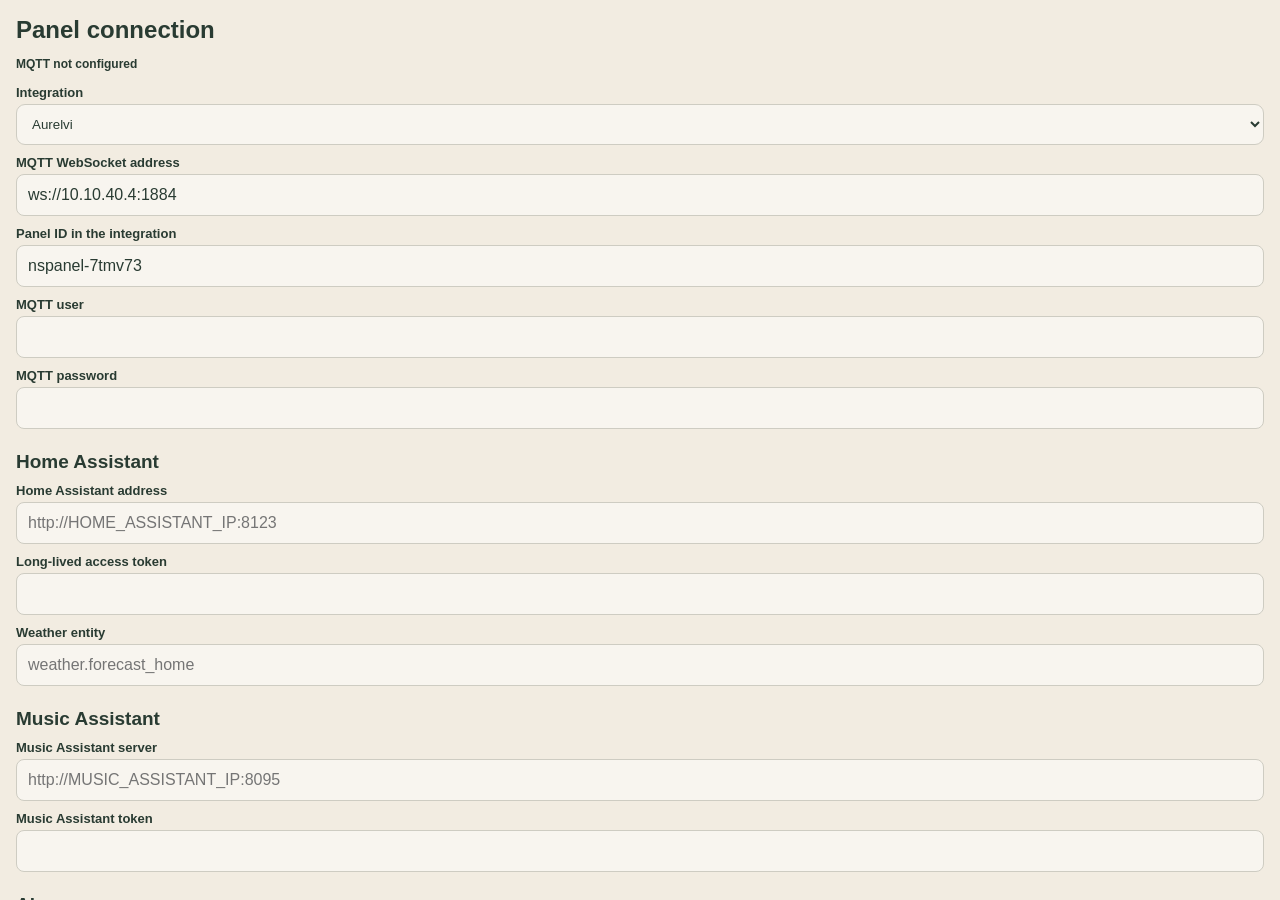
<file: custom_components/aurelvi/frontend/preview.html>
<!doctype html>
<html lang="sk"><head><meta charset="utf-8"><meta name="viewport" content="width=device-width,initial-scale=1,maximum-scale=1,user-scalable=no"><title>Aurelvi Panel</title><link rel="stylesheet" href="style.css"><link rel="stylesheet" href="features.css"><link rel="stylesheet" href="aurelvi.css"></head><body>
<header><button id="menu" data-i18n-attr="aria-label=common.settings">☰</button><strong id="title">Aurelvi</strong><span id="status"></span><span id="pages"></span><button id="next" data-i18n-attr="aria-label=panel.header.next_page">›</button></header>
<main id="main"><div id="surface"></div></main>
<section id="settings" hidden><h1 data-i18n="panel.settings.title"></h1><p id="connection-detail"></p>
<label for="namespace" data-i18n="panel.settings.integration"></label><select id="namespace"><option value="aurelvi">Aurelvi</option></select><label for="broker" data-i18n="panel.settings.broker"></label><input id="broker" type="url" placeholder="ws://10.10.40.4:1884" autocomplete="off" spellcheck="false">
<label for="device" data-i18n="panel.settings.device_id"></label><input id="device" placeholder="nspanel-7tmv73" autocomplete="off" spellcheck="false">
<label for="username" data-i18n="panel.settings.username"></label><input id="username" autocomplete="off" spellcheck="false">
<label for="password" data-i18n="panel.settings.password"></label><input id="password" type="password" autocomplete="off">
<div class="row"><button id="cancel" data-i18n="common.back"></button><button id="save" class="primary" data-i18n="panel.settings.save_connect"></button></div>
<p data-i18n="panel.settings.studio_hint"></p><p id="summary"></p><p>Aurelvi 0.3.2 <span data-i18n="panel.settings.footer"></span></p></section>
<div id="toast" hidden role="status"></div><script>/* Studio passes its version so an update never runs an old cached panel script in the preview. */(function(){var v=(location.search.match(/[?&]v=([^&]*)/)||[])[1]||"";["i18n.js","protocol.js","icons.js","skins.js","features.js","aurelvi.js","licence.js","app.js","studio-preview.js"].forEach(function(f){document.write('<script src="'+f+(v?'?v='+encodeURIComponent(decodeURIComponent(v)):'')+'"><\/script>');});})();</script></body></html>
</file>
<file: custom_components/aurelvi/frontend/style.css>
:root {
  --bg: #eee8db;
  --ink: #565144;
  --muted: #857e6f;
  --led: #318743;
}
* {
  box-sizing: border-box;
  -webkit-tap-highlight-color: transparent;
}
html,
body {
  margin: 0;
  width: 100%;
  height: 100%;
  overflow: hidden;
  background: var(--bg);
  color: var(--ink);
  font:
    16px Arial,
    sans-serif;
  touch-action: manipulation;
}
button,
input {
  font: inherit;
}
button {
  color: inherit;
  cursor: pointer;
}
button:disabled {
  opacity: 0.5;
  cursor: default;
}
header {
  height: 42px;
  display: flex;
  align-items: center;
  padding: 3px 9px;
}
header button {
  background: none;
  border: 0;
  font-size: 24px;
  width: 38px;
  height: 36px;
}
#title {
  flex: 1;
  font-size: 15px;
  overflow: hidden;
  white-space: nowrap;
  text-overflow: ellipsis;
}
#status {
  width: 8px;
  height: 8px;
  border-radius: 50%;
  background: #b28d4d;
  margin: 0 8px;
}
#status.online {
  background: var(--led);
  box-shadow: 0 0 6px #66b672;
}
#pages {
  font-size: 11px;
  color: var(--muted);
  padding: 0 4px;
}
main {
  height: calc(100% - 42px);
  padding: 8px 12px 14px;
}
#surface {
  width: 100%;
  height: 100%;
  display: grid;
  gap: 14px;
  grid-gap: 14px;
}
.tile {
  position: relative;
  border: 1px solid #e1d9c9;
  background: linear-gradient(145deg, #faf5e8, #e4ddce);
  border-radius: 19px;
  box-shadow:
    5px 5px 9px #c8c0b2,
    -5px -5px 9px #fffaf0;
  display: flex;
  align-items: center;
  justify-content: center;
  flex-direction: column;
  padding: 8px;
  min-width: 0;
  min-height: 0;
  overflow: hidden;
}
.tile.circle {
  border-radius: 50%;
}
.tile:active {
  box-shadow:
    inset 3px 3px 8px #c7c0b4,
    inset -3px -3px 8px #fffaf0;
}
.tile.lit {
  color: var(--led);
}
.tile.lit svg {
  filter: drop-shadow(0 0 3px #7bd77e);
}
.tile.inset {
  box-shadow:
    inset 4px 4px 9px #c7c0b4,
    inset -4px -4px 9px #fffaf0;
}
.glyph {
  width: 36px;
  height: 36px;
  flex-shrink: 0;
  margin: 4px;
}
.label {
  font-size: 17px;
  line-height: 1.15;
  text-align: center;
  font-weight: bold;
  max-width: 100%;
  overflow-wrap: break-word;
  margin-top: 5px;
}
.hint {
  font-size: 12px;
  color: var(--muted);
  margin-top: 5px;
}
.dot {
  position: absolute;
  right: 12px;
  top: 12px;
  width: 7px;
  height: 7px;
  border-radius: 50%;
  background: var(--led);
}
.segments {
  flex-direction: row;
  padding: 3px;
}
.segments.vertical {
  flex-direction: column;
}
.segment {
  flex: 1;
  width: 100%;
  height: 100%;
  border: 0;
  border-radius: 13px;
  background: transparent;
  display: flex;
  align-items: center;
  justify-content: center;
  flex-direction: column;
  padding: 5px;
  min-width: 0;
  min-height: 0;
  margin: 2px;
}
.segment.lit {
  color: var(--led);
  background: #e3ead8;
  box-shadow: inset 2px 2px 5px #c4ccba;
}
.segment.inset {
  box-shadow: inset 3px 3px 7px #bfb8aa;
}
.segment .glyph {
  width: 29px;
  height: 29px;
}
.segment .label {
  font-size: 15px;
}
.dimmer input {
  width: 95%;
  accent-color: var(--led);
}
.empty {
  display: flex;
  flex-direction: column;
  align-items: center;
  justify-content: center;
  text-align: center;
  height: 100%;
  padding: 22px;
}
.empty h1 {
  font-size: 25px;
  margin: 10px 0;
}
.empty p {
  line-height: 1.5;
  margin: 0;
  font-size: 16px;
}
.empty .glyph {
  width: 50px;
  height: 50px;
}
.clock-time {
  font-size: 72px;
  font-weight: bold;
  letter-spacing: -3px;
}
.clock-date {
  font-size: 20px;
  margin-top: 12px;
}
#settings {
  position: absolute;
  top: 0;
  right: 0;
  bottom: 0;
  left: 0;
  inset: 0;
  z-index: 5;
  background: var(--bg);
  padding: 16px;
  overflow-y: auto;
}
#settings[hidden] {
  display: none;
}
#settings h1 {
  font-size: 24px;
  margin: 0 0 12px;
}
#settings label {
  display: block;
  font-size: 13px;
  font-weight: bold;
  margin: 10px 0 4px;
}
#settings input {
  width: 100%;
  padding: 11px;
  background: #faf7ee;
  border: 1px solid #cbc3b3;
  border-radius: 8px;
  color: var(--ink);
  font-size: 16px;
}
#settings .row {
  display: flex;
  margin-top: 15px;
}
#settings button {
  border: 1px solid #cec6b8;
  border-radius: 10px;
  background: #f8f3e8;
  padding: 11px;
  flex: 1;
  margin: 0 5px;
}
#settings .primary {
  background: #397f46;
  color: white;
  border-color: #397f46;
}
#settings p {
  font-size: 12px;
  line-height: 1.4;
  color: var(--muted);
}
#connection-detail {
  color: var(--ink) !important;
  font-weight: bold;
}
#toast {
  position: absolute;
  bottom: 10px;
  left: 10px;
  right: 10px;
  background: #3b3a32;
  color: white;
  text-align: center;
  padding: 11px;
  border-radius: 10px;
  z-index: 9;
  font-size: 13px;
}
#toast[hidden] {
  display: none;
}
.unsupported {
  font-size: 12px;
  text-align: center;
}
.dark {
  --bg: #262b29;
  --ink: #e5e7dc;
  --muted: #a0a89f;
  --led: #87d395;
}
.dark .tile {
  background: linear-gradient(145deg, #363e38, #252b26);
  border-color: #354034;
  box-shadow:
    5px 5px 9px #181f19,
    -5px -5px 9px #424b43;
}
.dark .segment.lit {
  background: #354637;
}
.dark #settings input {
  background: #303833;
  color: var(--ink);
}
button:focus-visible {
  outline: 3px solid var(--led);
  outline-offset: 2px;
}
</file>
<file: custom_components/aurelvi/frontend/features.css>
.tile,
.dark .tile {
  border-color: var(--surface-border, #e1d9c9);
  background: linear-gradient(
    145deg,
    var(--surface-hi, #faf5e8),
    var(--surface-lo, #e4ddce)
  );
  box-shadow:
    5px 5px 9px var(--shadow, #c8c0b2),
    -5px -5px 9px var(--highlight, #fffaf0);
}
.tile.inset,
.dark .tile.inset {
  box-shadow:
    inset 4px 4px 9px var(--shadow, #c8c0b2),
    inset -4px -4px 9px var(--highlight, #fffaf0);
}
.feature-button {
  min-height: 44px;
  border: 1px solid var(--surface-border, #d4cebd);
  border-radius: 12px;
  background: var(--surface-hi, #f7f2e7);
  padding: 9px 12px;
  color: var(--ink);
  font-size: 16px;
}
.feature-button:active,
.feature-button.selected {
  box-shadow: inset 2px 2px 5px var(--shadow, #c8c0b2);
  color: var(--led);
}
.feature-row {
  display: flex;
  align-items: center;
  gap: 8px;
  margin-top: 8px;
}
.feature-row > button {
  flex: 1;
  min-width: 0;
}
.feature-input {
  width: 100%;
  min-height: 42px;
  background: var(--surface-hi, #f7f2e7);
  color: var(--ink);
  border: 1px solid var(--surface-border, #d4cebd);
  border-radius: 9px;
  padding: 8px;
  font:
    16px Arial,
    sans-serif;
}
.feature-range {
  width: 100%;
  min-height: 30px;
  accent-color: var(--led);
}
.advanced-settings h2 {
  font-size: 19px;
  margin: 22px 0 8px;
}
.advanced-settings .native-checkbox {
  width: 25px !important;
  height: 25px !important;
}
.advanced-settings > button {
  margin-top: 10px;
}
.weather-page {
  display: flex;
  align-items: center;
  justify-content: center;
  flex-direction: column;
  width: 100%;
  height: 100%;
  text-align: center;
  padding: 8px;
}
.weather-page > .glyph {
  width: 55px;
  height: 55px;
}
.weather-temp {
  font-size: 64px;
  font-weight: bold;
  line-height: 1.1;
}
.weather-condition {
  font-size: 22px;
  margin: 8px 0;
}
.weather-page p {
  margin: 4px 0;
}
.forecast-row {
  display: flex;
  justify-content: space-around;
  width: 100%;
  margin: 16px 0;
}
.forecast-day {
  display: flex;
  flex-direction: column;
  align-items: center;
  min-width: 0;
  flex: 1;
  font-size: 13px;
}
.forecast-day .glyph {
  width: 25px;
  height: 25px;
  margin: 7px 0;
}
.weather-page > button {
  margin-top: 8px;
}
.weather-page > small {
  margin-top: 8px;
}
.clock-page {
  display: flex;
  flex-direction: column;
  align-items: center;
  justify-content: center;
  height: 100%;
  width: 100%;
  text-align: center;
}
.analog-clock {
  width: 250px;
  height: 250px;
  max-height: 65%;
  filter: drop-shadow(3px 3px 5px var(--shadow));
}
.analog-clock.luxury-clock {
  width: 330px;
  height: 330px;
  max-height: 82%;
  filter: drop-shadow(0 6px 14px rgba(0, 0, 0, 0.45));
}
.clock-luxury .clock-alarm-button {
  margin-top: 8px;
}
.clock-face {
  fill: var(--surface-hi);
  stroke: var(--surface-border);
  stroke-width: 2;
}
.clock-mark,
.clock-hand {
  stroke: var(--ink);
}
.clock-second {
  stroke: var(--clock-accent);
}
.clock-center {
  fill: var(--clock-accent);
}
.clock-dark {
  background: #27302b;
  color: #e1e8df;
  border-radius: 20px;
  --surface-hi: #2c3830;
  --surface-border: #34483b;
  --ink: #e1e8df;
  padding: 15px;
}
.clock-page .clock-date {
  font-size: 19px;
  letter-spacing: 0;
}
.clock-alarm-button {
  margin-top: 16px;
  min-height: 40px;
  font-size: 14px;
}
.camera-page {
  height: 100%;
  display: flex;
  flex-direction: column;
  gap: 8px;
}
.camera-stage {
  position: relative;
  flex: 1;
  min-height: 150px;
  max-height: 270px;
  overflow: hidden;
  border-radius: 12px;
  background: #202720;
  display: flex;
  align-items: center;
  justify-content: center;
}
.camera-stream {
  width: 100%;
  height: 100%;
  object-fit: contain;
}
.camera-stream:not([src]) {
  display: none;
}
.panel-context {
  height: 38px;
  padding-bottom: 6px;
  overflow: hidden;
  white-space: nowrap;
  text-overflow: ellipsis;
  font-size: 13px;
  line-height: 32px;
}
.panel-context button {
  min-height: 32px;
  margin-right: 6px;
  padding: 2px 10px;
  border: 1px solid currentColor;
  border-radius: 8px;
  background: transparent;
}
.with-panel-context #surface {
  height: calc(100% - 38px);
}
#panel-home .glyph {
  width: 23px;
  height: 23px;
  vertical-align: middle;
}
.thermostat-page {
  height: 100%;
  overflow: auto;
  display: flex;
  flex-direction: column;
  align-items: center;
  gap: 6px;
  padding: 4px;
  text-align: center;
}
.thermostat-caption {
  font-size: 13px;
  margin: 0;
}
.thermostat-current {
  font-size: 36px;
  line-height: 1.1;
}
.thermostat-target {
  min-width: 180px;
}
.thermostat-stepper {
  display: grid;
  grid-template-columns: 44px minmax(88px, 1fr) 44px;
  align-items: center;
  gap: 6px;
}
.thermostat-stepper button {
  position: relative;
  width: 44px;
  min-height: 38px;
  padding: 0;
  font-size: 21px;
}
.thermostat-stepper button.pending:before {
  right: 3px;
  bottom: 3px;
  width: 5px;
  height: 5px;
  border-width: 1px;
}
.thermostat-stepper strong {
  font-size: 21px;
}
.thermostat-mode {
  width: auto;
  min-width: 140px;
}
@media (max-height: 360px) {
  .thermostat-page {
    gap: 4px;
    padding: 0 4px;
  }
  .thermostat-current {
    font-size: 30px;
  }
  .thermostat-stepper button {
    min-height: 34px;
  }
}
.camera-fallback {
  position: absolute;
  left: 10px;
  right: 10px;
  color: #dce5d9;
  text-align: center;
  font-size: 15px;
}
.camera-fallback[hidden] {
  display: none;
}
.camera-failed .camera-fallback {
  display: block;
}
.ptz-pad {
  align-self: center;
  display: grid;
  grid-template-columns: repeat(3, 54px);
  grid-template-rows: repeat(2, 44px);
  gap: 5px;
}
.ptz-up {
  grid-column: 2;
  grid-row: 1;
}
.ptz-down {
  grid-column: 2;
  grid-row: 2;
}
.ptz-left {
  grid-column: 1;
  grid-row: 2;
}
.ptz-right {
  grid-column: 3;
  grid-row: 2;
}
.alarm-page {
  height: 100%;
  display: flex;
  flex-direction: column;
  gap: 8px;
  padding: 4px;
}
.alarm-state {
  min-height: 25px;
  text-align: center;
  font-size: 21px;
}
.alarm-triggered {
  color: #b84436;
}
.alarm-pin {
  text-align: center;
  letter-spacing: 7px;
  height: 42px;
}
.alarm-keypad {
  display: grid;
  grid-template-columns: repeat(3, 1fr);
  grid-template-rows: repeat(4, minmax(44px, 1fr));
  gap: 8px;
  flex: 1;
  min-height: 0;
}
.alarm-keypad .feature-button {
  font-size: 23px;
}
.alarm-page .feature-row {
  margin-top: 0;
}
.feature-overlay {
  position: absolute;
  top: 0;
  left: 0;
  bottom: 0;
  right: 0;
  z-index: 10;
  background: var(--bg);
  color: var(--ink);
  display: flex;
  flex-direction: column;
  align-items: center;
  justify-content: center;
  padding: 28px 20px;
  overflow: auto;
  text-align: center;
}
.feature-overlay .feature-row {
  width: 100%;
  margin-top: 14px;
}
.feature-overlay h2 {
  font-size: 25px;
  margin: 12px 0;
}
.overlay-close {
  position: absolute;
  right: 10px;
  top: 8px;
  background: none;
  border: 0;
  font-size: 30px;
  padding: 6px 12px;
}
.notification-message {
  white-space: pre-wrap;
  font-size: 19px;
  line-height: 1.4;
  overflow-wrap: anywhere;
  max-width: 100%;
  margin: 9px 0;
}
.notification-image {
  max-width: 100%;
  max-height: 150px;
  object-fit: contain;
  border-radius: 10px;
}
.clock-alarm-overlay h1 {
  font-size: 35px;
}
.clock-alarm-overlay > button {
  width: 90%;
  margin: 10px 0;
}
.music-page {
  height: 100%;
  display: flex;
  flex-direction: column;
  gap: 5px;
  overflow: hidden;
}
.media-title {
  font-size: 19px;
  text-align: center;
  white-space: nowrap;
  overflow: hidden;
  text-overflow: ellipsis;
  min-height: 23px;
}
.music-page > .hint {
  text-align: center;
}
.music-page .feature-row {
  margin-top: 0;
}
.music-tabs {
  display: flex;
  gap: 4px;
  margin: 3px 0;
}
.music-tabs button {
  flex: 1;
  font-size: 12px;
  padding: 6px 4px;
  min-height: 35px;
}
.music-list {
  flex: 1;
  overflow-y: auto;
  min-height: 40px;
}
.music-item {
  width: 100%;
  display: block;
  text-align: left;
  padding: 12px 9px;
  min-height: 44px;
  background: transparent;
  color: var(--ink);
  border: 0;
  border-bottom: 1px solid var(--surface-border);
  font-size: 15px;
}
.music-item:active {
  color: var(--led);
  background: var(--surface-hi);
}
.readout-value {
  font-size: 28px;
  text-align: center;
  overflow-wrap: anywhere;
}
.readout-tile .label {
  font-size: 14px;
}
.pending-state {
  opacity: 0.75;
}
@media (max-width: 380px) {
  .feature-button {
    font-size: 14px;
    padding: 6px;
    min-height: 40px;
  }
  .weather-temp {
    font-size: 48px;
  }
  .analog-clock {
    width: 210px;
    height: 210px;
  }
  .clock-page .clock-time {
    font-size: 54px;
  }
  .clock-page .clock-date {
    font-size: 15px;
  }
  .alarm-keypad {
    gap: 5px;
    grid-template-rows: repeat(4, minmax(32px, 1fr));
  }
  .alarm-state {
    font-size: 18px;
  }
  .alarm-pin {
    height: 34px;
    min-height: 34px;
  }
  .alarm-keypad .feature-button {
    font-size: 18px;
    min-height: 32px;
  }
  .camera-stage {
    min-height: 100px;
  }
  .ptz-pad {
    grid-template-columns: repeat(3, 44px);
    grid-template-rows: repeat(2, 36px);
  }
  .ptz-pad button {
    min-height: 36px;
  }
  .music-tabs button {
    font-size: 11px;
  }
  .media-title {
    font-size: 16px;
  }
}

.notification-banner {
  top: 48px;
  bottom: auto;
  max-height: 65%;
  border-radius: 0 0 18px 18px;
  box-shadow: 0 8px 20px #0004;
  padding: 16px;
}
.notification-banner > .glyph {
  display: none;
}
.notification-banner h2 {
  font-size: 21px;
}
.notification-banner .notification-message {
  font-size: 16px;
}
.notification-banner .notification-image {
  max-height: 80px;
}
.dimmer-controls {
  display: flex;
  align-items: center;
  gap: 8px;
  width: 100%;
}
.dimmer-controls input {
  flex: 1;
  min-width: 0;
}
.dimmer-controls button {
  min-width: 42px;
  min-height: 42px;
  font-size: 23px;
  border: 0;
  border-radius: 10px;
  background: var(--surface-hi);
  color: var(--ink);
}
.dimmer.vertical .dimmer-controls {
  flex-direction: column;
  flex: 1;
  min-height: 0;
}
.dimmer.vertical input {
  writing-mode: vertical-lr;
  direction: rtl;
  -webkit-appearance: slider-vertical;
  width: 36px;
  min-height: 55px;
}
.dimmer.raised {
  box-shadow:
    4px 4px 8px var(--shadow),
    -4px -4px 8px var(--highlight);
}
</file>
<file: custom_components/aurelvi/frontend/aurelvi.css>
/* Aurelvi Cream / Night. Native square display, no external fonts. */
body.aurelvi-ui {
  --bg: #f2ece1;
  --ink: #293b32;
  --muted: #778078;
  --led: #2f805b;
  --surface-hi: #fbf8f1;
  --surface-lo: #ece5d8;
  --surface-border: #dfd8ca;
  --shadow: #d5cebf;
  --highlight: #fffdf8;
  font-family: Roboto, "Segoe UI", Arial, sans-serif;
}
body.aurelvi-night {
  --bg: #171f1c;
  --ink: #e6ece7;
  --muted: #9aaba1;
  --led: #8fdbad;
  --surface-hi: #25332c;
  --surface-lo: #1e2923;
  --surface-border: #34483d;
  --shadow: #111813;
  --highlight: #304337;
}
body.aurelvi-ui header {
  height: 40px;
  border-bottom: 1px solid var(--surface-border);
  padding: 2px 10px;
}
body.aurelvi-ui main {
  height: calc(100% - 40px);
  padding: 10px;
}
body.aurelvi-ui #title {
  font-size: 16px;
  font-weight: 600;
}
body.aurelvi-ui header button {
  font-size: 22px;
}
body.aurelvi-ui .tile {
  border-radius: 18px;
  box-shadow:
    3px 3px 7px var(--shadow),
    -3px -3px 7px var(--highlight);
}
body.aurelvi-ui .tile.lit {
  background: linear-gradient(145deg, var(--surface-hi), var(--surface-lo));
  color: var(--led);
}
body.aurelvi-ui #settings input,
body.aurelvi-ui #settings select,
body.aurelvi-ui #settings button {
  background: var(--surface-hi);
  color: var(--ink);
  border-color: var(--surface-border);
}
body.aurelvi-ui #settings .primary {
  background: #28664f;
  color: #fff;
}
#namespace {
  width: 100%;
  padding: 11px;
  border: 1px solid var(--surface-border);
  border-radius: 9px;
}
.aur-fan {
  display: flex;
  flex-direction: column;
  gap: 9px;
  height: 100%;
  overflow-y: auto;
  padding: 1px 3px 3px;
}
.aur-control {
  position: relative;
  border: 1px solid var(--surface-border);
  background: linear-gradient(140deg, var(--surface-hi), var(--surface-lo));
  color: var(--ink);
  border-radius: 15px;
  min-height: 48px;
  padding: 9px;
  display: flex;
  align-items: center;
  justify-content: center;
  gap: 6px;
  box-shadow: 2px 3px 5px var(--shadow);
  transition:
    transform 0.1s,
    color 0.15s,
    box-shadow 0.15s;
  font-weight: 600;
}
.aur-control:active {
  transform: scale(0.975);
  box-shadow: inset 2px 2px 5px var(--shadow);
}
.aur-control.is-on {
  color: var(--led);
  border-color: var(--led);
}
.aur-control.is-on .glyph {
  filter: drop-shadow(0 0 4px #7bcb9366);
}
.aur-control.is-on:after {
  content: "";
  position: absolute;
  right: 10px;
  top: 10px;
  width: 5px;
  height: 5px;
  background: var(--led);
  border-radius: 50%;
  box-shadow: 0 0 5px var(--led);
}
.aur-control .glyph {
  width: 23px;
  height: 23px;
  margin: 0;
}
.aur-light {
  min-height: 66px;
  justify-content: flex-start;
  padding: 12px 17px;
  font-size: 21px;
  gap: 12px;
}
.aur-light .glyph {
  width: 30px;
  height: 30px;
}
.aur-control-note {
  margin-left: auto;
  font-size: 12px;
  font-weight: 400;
  color: var(--muted);
}
.aur-section-head {
  display: flex;
  justify-content: space-between;
  align-items: center;
  gap: 10px;
  font-size: 10px;
  letter-spacing: 1.2px;
  font-weight: 600;
  color: var(--muted);
  padding: 2px 3px;
}
.aur-state-label {
  letter-spacing: 0;
  font-size: 11px;
  font-weight: 400;
}
.aur-speeds {
  display: grid;
  grid-template-columns: repeat(6, minmax(0, 1fr));
  gap: 8px;
}
.aur-speed {
  min-height: 64px;
  font-size: 29px;
  border-radius: 14px;
  flex-direction: column;
}
.aur-speed.is-on {
  box-shadow:
    inset 2px 2px 5px var(--shadow),
    0 0 8px #70b78c2b;
  text-shadow: 0 0 7px #83cd9e5c;
}
.aur-utility {
  display: flex;
  gap: 8px;
}
.aur-utility > .aur-control {
  flex: 1;
  min-width: 0;
  font-size: 12px;
  flex-direction: column;
  gap: 3px;
  padding: 7px;
  min-height: 61px;
}
.aur-slider {
  display: flex;
  align-items: center;
  gap: 11px;
  border: 1px solid var(--surface-border);
  border-radius: 14px;
  background: var(--surface-hi);
  padding: 9px 13px;
  min-height: 51px;
}
.aur-slider > .glyph {
  width: 23px;
  height: 23px;
  margin: 0;
}
.aur-slider-body {
  flex: 1;
  min-width: 0;
}
.aur-slider-head {
  display: flex;
  justify-content: space-between;
  font-size: 12px;
  line-height: 1.2;
}
.aur-slider-head strong {
  font-variant-numeric: tabular-nums;
  color: var(--led);
  font-size: 12px;
}
.aur-slider input {
  width: 100%;
  height: 22px;
  margin: 6px 0 0;
  accent-color: var(--led);
  display: block;
}
.aur-timer {
  min-height: 43px;
  box-shadow: none;
  font-size: 12px;
}
.aur-extras {
  display: grid;
  grid-template-columns: repeat(2, 1fr);
  gap: 8px;
  padding-bottom: 3px;
}
.aur-extras button {
  font-size: 12px;
}
.aur-sheet {
  position: absolute;
  inset: 0;
  z-index: 12;
  background: var(--bg);
  color: var(--ink);
  padding: 28px 22px;
  display: grid;
  grid-template-columns: 1fr 1fr;
  gap: 15px;
  align-content: center;
}
.aur-sheet h2,
.aur-sheet .aur-close {
  grid-column: 1/-1;
}
.aur-sheet h2 {
  font-size: 23px;
  margin: 0 0 12px;
}
.aur-close {
  min-height: 45px;
  background: none;
  border: 1px solid var(--surface-border);
  border-radius: 12px;
  color: var(--ink);
}
.pending {
  opacity: 0.75 !important;
}
.pending:before {
  content: "";
  position: absolute;
  right: 9px;
  bottom: 8px;
  width: 10px;
  height: 10px;
  border: 2px solid var(--muted);
  border-right-color: transparent;
  border-radius: 50%;
  animation: aur-spin 0.7s linear infinite;
}
@keyframes aur-spin {
  to {
    transform: rotate(360deg);
  }
}
body.aurelvi-night .feature-overlay {
  background: var(--bg);
}
@media (max-width: 390px) {
  .aur-fan {
    gap: 7px;
  }
  .aur-speed {
    font-size: 24px;
    min-height: 52px;
  }
  .aur-speeds {
    gap: 5px;
  }
  .aur-light {
    min-height: 57px;
    font-size: 18px;
    padding: 10px;
  }
  .aur-control-note {
    font-size: 10px;
  }
  .aur-utility > .aur-control {
    font-size: 10px;
    min-height: 53px;
  }
  .aur-slider {
    min-height: 47px;
    padding: 7px 10px;
  }
  .aur-control {
    border-radius: 12px;
  }
  .aur-timer {
    min-height: 38px;
  }
}
@media (prefers-reduced-motion: reduce) {
  .aur-control {
    transition: none;
  }
  .pending:before {
    animation: none;
  }
}

body.studio-preview main,
body.studio-preview header {
  pointer-events: none;
}
body.studio-preview button:disabled {
  opacity: 1;
}

/* Original material treatments applied consistently across page types. */
body.aurelvi-ui { background:var(--bg);color:var(--ink); }
body.aurelvi-ui[data-material="wood"] {background-image:repeating-linear-gradient(94deg,transparent 0 5px,#9c6d3b12 6px 7px,transparent 8px 18px),repeating-linear-gradient(88deg,transparent 0 33px,#85522e12 34px 36px);}
body.aurelvi-ui[data-material="linen"] {background-image:repeating-linear-gradient(0deg,#ffffff09 0 1px,transparent 1px 4px),repeating-linear-gradient(90deg,#372c2010 0 1px,transparent 1px 4px);}
body.aurelvi-ui[data-material="carbon"] {background-image:repeating-linear-gradient(45deg,#ffffff05 0 3px,#00000015 3px 6px),repeating-linear-gradient(-45deg,transparent 0 4px,#ffffff04 4px 8px);}
body.aurelvi-ui[data-material="brushed"],body.aurelvi-ui[data-material="metal"] {background-image:repeating-linear-gradient(0deg,transparent 0 2px,#ffffff10 2px 3px),linear-gradient(115deg,#ffffff12,transparent 45%,#00000018);}
body.aurelvi-ui[data-material="glow"] .tile,body.aurelvi-ui[data-material="glow"] .aur-control {box-shadow:inset 0 0 0 1px var(--surface-border),0 3px 9px var(--shadow);}
body.aurelvi-ui[data-material="glow"] .is-on,body.aurelvi-ui[data-material="glow"] .tile.lit {box-shadow:inset 0 0 8px var(--led),0 0 10px var(--led);}
body.aurelvi-ui[data-material="deco"] .tile,body.aurelvi-ui[data-material="deco"] .aur-control {border-radius:5px;border:1px solid var(--led);outline:1px solid var(--surface-border);outline-offset:3px;}
body.aurelvi-ui[data-material="paddle"] .tile,body.aurelvi-ui[data-material="paddle"] .aur-control {border-radius:5px;box-shadow:0 4px 1px var(--shadow),inset 0 2px 0 var(--highlight);}
body.aurelvi-ui[data-material="rocker"] .tile,body.aurelvi-ui[data-material="rocker"] .aur-control {border-radius:7px;background:linear-gradient(180deg,var(--surface-hi) 0 48%,var(--surface-lo) 52% 100%);}
body.aurelvi-ui[data-material="capsule"] .tile,body.aurelvi-ui[data-material="capsule"] .aur-control {border-radius:40px;}
body.aurelvi-ui[data-material="flat"] .tile,body.aurelvi-ui[data-material="flat"] .aur-control {border-radius:12px;box-shadow:none;}
body.aurelvi-ui[data-material="retro"] .tile,body.aurelvi-ui[data-material="retro"] .aur-control {border-radius:8px;border-width:2px;box-shadow:0 3px 0 var(--shadow);}
body.aurelvi-ui[data-material="pop"] .tile,body.aurelvi-ui[data-material="pop"] .aur-control {border-radius:22px;border:2px solid var(--ink);box-shadow:3px 3px 0 var(--ink);}
body.aurelvi-ui[data-material="circuit"] {background-image:linear-gradient(#65babb0b 1px,transparent 1px),linear-gradient(90deg,#65babb0b 1px,transparent 1px);background-size:24px 24px;}
#clock-alarm-editor {gap:16px;justify-content:center;padding:24px;background:var(--bg);color:var(--ink);}
#clock-alarm-editor input[type=time] {font-size:42px;text-align:center;width:100%;padding:16px;background:var(--surface-hi);color:var(--ink);border:1px solid var(--surface-border);border-radius:14px;}
#clock-alarm-editor .alarm-enabled {font-size:20px;display:flex;align-items:center;gap:14px;}
#clock-alarm-editor input[type=checkbox] {width:28px;height:28px;}
#clock-alarm-editor .row button {min-height:56px;flex:1;}

body.aurelvi-ui .tile .label {font-size:var(--label-size,14px);transform:translateY(var(--label-offset,0px));}
body.aurelvi-ui .tile .glyph {width:var(--icon-size,40px);height:var(--icon-size,40px);}

.cover-rocker {display:grid;grid-template-rows:auto repeat(3,1fr);gap:5px;padding:8px;}

.clock-date {font-size:var(--clock-date-size,13px);}
.clock-page {width:100%;height:100%;border-radius:16px;}
.notification-overlay[data-level="success"] {border-top:6px solid #53b580;}
.notification-overlay[data-level="warning"] {border-top:6px solid #e1b052;}
.notification-overlay[data-level="error"] {border-top:6px solid #d96767;}
.notification-overlay[data-level="info"] {border-top:6px solid #639dde;}
body.screen-blanked,body.screen-blanked main {background:#000!important;}
body.screen-blanked header {visibility:hidden;}

#clock-alarm-editor {overflow-y:auto;justify-content:flex-start;align-items:stretch;gap:7px;padding:12px 18px;}
#clock-alarm-editor h1 {font-size:23px;margin:0;}
#clock-alarm-editor input[type=time] {font-size:30px;padding:7px;}
#clock-alarm-editor .alarm-enabled {font-size:15px;gap:10px;}
#clock-alarm-editor input[type=checkbox] {width:22px;height:22px;}
#clock-alarm-editor select {width:100%;min-height:36px;padding:6px;background:var(--surface-hi);color:var(--ink);border:1px solid var(--surface-border);border-radius:9px;}
#clock-alarm-editor input[type=range] {width:100%;}
#clock-alarm-editor label {font-size:14px;}
#clock-alarm-editor .row button {min-height:40px;font-size:14px;padding:7px;}
/* Collection atelier: original ornamental geometry and tactile control treatments. */
body.aurelvi-ui[data-material="art-deco"]{background-image:repeating-conic-gradient(from 180deg at 50% 115%,transparent 0 8deg,#d6b46b13 8deg 9deg,transparent 9deg 18deg),linear-gradient(160deg,#ffffff08,transparent 50%,#00000022);}
body[data-material="art-deco"] #main{padding:14px;border:1px solid var(--led);outline:1px solid var(--surface-border);outline-offset:-6px;}
body[data-material="art-deco"] .tile,body[data-material="art-deco"] .aur-control{border-radius:2px!important;border:1px solid var(--led);outline:1px solid var(--surface-border);outline-offset:-5px;background:linear-gradient(140deg,var(--surface-hi),var(--surface-lo));box-shadow:0 4px 10px #0003;}
body[data-material="art-deco"] .label,body[data-material="art-deco"] .aur-label{font-family:Georgia,serif;letter-spacing:1.5px;text-transform:uppercase;}
body[data-material="art-deco"] .tile:before,body[data-material="art-deco"] .aur-control:before{content:'';position:absolute;top:8px;left:8px;width:12px;height:12px;border-left:2px solid var(--led);border-top:2px solid var(--led);pointer-events:none;opacity:.6;}
body.aurelvi-ui[data-material="hifi"]{background-image:repeating-linear-gradient(0deg,#ffffff0e 0 1px,#0000000b 1px 3px),linear-gradient(100deg,#ffffff1c,transparent 40%,#00000023);}
body[data-material="hifi"] header{border-bottom:3px double var(--surface-border);letter-spacing:2px;font-family:monospace;}
body[data-material="hifi"] .tile,body[data-material="hifi"] .aur-control{border-radius:4px;border:2px solid var(--surface-border);background:linear-gradient(var(--surface-hi),var(--surface-lo));box-shadow:inset 0 2px 2px #fff3,0 5px 0 var(--shadow),0 7px 8px #0003;}
body[data-material="hifi"] .is-on,body[data-material="hifi"] .tile.lit{box-shadow:inset 0 2px 5px #0005,0 1px 0 var(--shadow);text-shadow:0 0 5px var(--led);}
body[data-material="hifi"] .label,body[data-material="hifi"] .aur-label{font-family:monospace;text-transform:uppercase;letter-spacing:1px;}
body[data-material="hifi"] .aur-control .glyph,body[data-material="hifi"] .tile>.glyph{border:2px solid var(--surface-border);border-radius:50%;padding:7px;box-shadow:2px 2px 4px #0004,-2px -2px 4px #fff3;}
body.aurelvi-ui[data-material="ceramic"]{background-image:radial-gradient(ellipse at top left,#ffffff25,transparent 70%);}
body[data-material="ceramic"] .tile,body[data-material="ceramic"] .aur-control{border-radius:18px;border:1px solid var(--surface-border);background:linear-gradient(150deg,var(--surface-hi),var(--surface-lo));box-shadow:inset 0 3px 3px #fff5,0 6px 0 var(--shadow),0 9px 11px #0003;}
body[data-material="ceramic"] .is-on,body[data-material="ceramic"] .tile.lit{box-shadow:inset 1px 3px 6px #0003,0 2px 0 var(--shadow);}
body.aurelvi-ui[data-material="japandi"]{background-image:repeating-linear-gradient(91deg,transparent 0 6px,#563f2310 6px 7px,transparent 7px 17px),linear-gradient(20deg,#ffffff16,transparent);}
body[data-material="japandi"] .tile,body[data-material="japandi"] .aur-control{border-radius:6px;border:1px solid var(--surface-border);box-shadow:0 3px 5px #0002;background:linear-gradient(110deg,var(--surface-hi),var(--surface-lo));}
body[data-material="japandi"] .label,body[data-material="japandi"] .aur-label{letter-spacing:1px;font-weight:400;}
body.aurelvi-ui[data-material="glass"]{background-image:radial-gradient(ellipse at 10% 0,#ffffff35,transparent 55%),radial-gradient(ellipse at 95% 90%,#9aafff33,transparent 60%);}
body[data-material="glass"] .tile,body[data-material="glass"] .aur-control{border-radius:22px;border:1px solid #ffffff66;background:linear-gradient(135deg,var(--surface-hi),var(--surface-lo));box-shadow:inset 1px 1px 0 #fff5,0 5px 15px #0002;}
body[data-material="glass"] .is-on,body[data-material="glass"] .tile.lit{box-shadow:inset 1px 1px 0 #fff8,0 0 14px var(--led);}
body.aurelvi-ui[data-material="neon"]{background-image:linear-gradient(#ffffff04 1px,transparent 1px),linear-gradient(90deg,#ffffff04 1px,transparent 1px);background-size:22px 22px;}
body[data-material="neon"] .tile,body[data-material="neon"] .aur-control{border-radius:12px;border:1px solid var(--surface-border);box-shadow:inset 0 0 8px #0003;background:var(--surface-lo);}
body[data-material="neon"] .is-on,body[data-material="neon"] .tile.lit{border-color:var(--led);box-shadow:inset 0 0 13px var(--shadow),0 0 14px var(--led);text-shadow:0 0 5px var(--led);}
body[data-skin-variant="1"] .aur-control,body[data-skin-variant="5"] .aur-control{border-radius:28px;}
body[data-skin-variant="3"] #main,body[data-skin-variant="7"] #main{border-top:3px double var(--surface-border);border-bottom:3px double var(--surface-border);}
body[data-skin-variant="2"] .aur-control .glyph,body[data-skin-variant="6"] .aur-control .glyph{transform:scale(.9);}
body[data-material="art-deco"] .segments .segment{border-radius:0;border-right:1px solid var(--led);}
body[data-material="hifi"] .segments .segment{border-radius:3px;box-shadow:inset 0 1px 2px #fff3,0 2px 2px #0003;}
.aur-vu{display:none;}
body[data-material="hifi"] .aur-vu{display:block;background:#17201c;border:3px ridge var(--surface-border);border-radius:4px;padding:12px 17px;box-shadow:inset 0 2px 8px #0008;}
.aur-vu-label{font:10px monospace;letter-spacing:2px;color:#ddcf96;margin-bottom:9px;}
.aur-vu-track{height:20px;background:repeating-linear-gradient(90deg,#a7975b25 0 8px,transparent 8px 10px);overflow:hidden;}
.aur-vu-fill{height:100%;background:repeating-linear-gradient(90deg,#b8cd78 0 8px,transparent 8px 10px);filter:drop-shadow(0 0 3px #c6e58c);}
.aur-vu-scale{font:9px monospace;white-space:pre;color:#b1bd9d;display:block;text-align:center;letter-spacing:3px;margin-top:7px;}
body[data-material="hifi"] .aur-speeds .aur-control{border-radius:50%;aspect-ratio:1;min-height:0;border:3px ridge var(--surface-border);background:radial-gradient(circle at 35% 30%,var(--surface-hi),var(--surface-lo) 65%,var(--shadow));box-shadow:2px 4px 4px #0005,inset 0 1px 2px #fff6;font-family:monospace;}
body[data-material="hifi"] .aur-speeds .is-on{border-color:var(--led);box-shadow:0 0 7px var(--led),inset 1px 2px 5px #0003;}
body[data-material="hifi"][data-skin="walnut-amplifier"] main,body[data-material="hifi"][data-skin="copper-valve"] main{border-left:9px solid #5b3e28;border-right:9px solid #5b3e28;}
body[data-material="art-deco"] .aur-vu{display:block;border:1px solid var(--led);outline:1px solid var(--surface-border);outline-offset:3px;padding:9px 16px;}
body[data-material="art-deco"] .aur-vu-track{height:7px;}
body[data-material="art-deco"] .aur-vu-fill{background:var(--led);}
body[data-material="art-deco"] .aur-vu-label,body[data-material="art-deco"] .aur-vu-scale{color:var(--led);font-family:Georgia,serif;}

/* Bundled, photographic material scans. No texture is fetched from the network. */
body.aurelvi-ui[data-texture]:not([data-texture=""]){background-image:linear-gradient(var(--material-tint),var(--material-tint)),var(--texture-image);background-size:cover;background-position:center}
body.aurelvi-ui[data-texture]:not([data-texture=""]) .aur-control,body.aurelvi-ui[data-texture]:not([data-texture=""]) .tile:not(.segments),body.aurelvi-ui[data-texture]:not([data-texture=""]) .segment{background-image:linear-gradient(var(--material-tint),var(--material-tint)),var(--texture-image);background-size:cover;background-position:center;border-color:var(--surface-border)}
body.aurelvi-ui[data-texture="aluminium"]{--material-tint:#c6caca22}body.aurelvi-ui.dark[data-texture="aluminium"]{--material-tint:#162021bb}
body.aurelvi-ui[data-texture="titanium"]{--material-tint:#50555966}body.aurelvi-ui[data-texture="carbon"]{--material-tint:#17202544}body.aurelvi-ui[data-texture="marble"]{--material-tint:#ede8de22}body.aurelvi-ui[data-texture="black-marble"]{--material-tint:#121a1a33}
body.aurelvi-ui[data-texture="oak"]{--material-tint:#eedfc544}body.aurelvi-ui[data-texture="walnut"]{--material-tint:#38251b44}body.aurelvi-ui[data-texture="leather"]{--material-tint:#151b1a44}
body.aurelvi-ui[data-material="hifi"] .aur-speeds .aur-control{background-image:radial-gradient(circle at 35% 25%,#ffffff55,#00000022 80%),var(--texture-image);background-size:cover}
body.aurelvi-ui[data-trim="walnut"] main{border-left:12px solid transparent;border-right:12px solid transparent;border-image:url('materials/walnut.webp') 20 / 0 12px / 0 stretch}
body.aurelvi-ui[data-trim="oak"] main{border-left:12px solid transparent;border-right:12px solid transparent;border-image:url('materials/oak.webp') 20 / 0 12px / 0 stretch}
/* Intercom remains separate from the room layout and its HA configuration. */
.intercom-open{font-size:23px;min-width:40px}.intercom-busy{color:var(--led);box-shadow:inset 0 0 0 2px var(--led)}
.intercom-panel{position:fixed;inset:0;z-index:5000;background:var(--bg,#eee8db);color:var(--ink,#25392e);padding:18px;overflow:auto;box-sizing:border-box;font:15px/1.45 sans-serif}.intercom-panel[hidden]{display:none!important}.intercom-top{display:flex;align-items:center;justify-content:space-between;gap:15px}.intercom-top h1{font-size:24px;margin:0}.intercom-panel button{background:var(--surface-hi,#f5f3ea);color:inherit;border:1px solid var(--surface-border,#8d9d91);border-radius:10px;padding:12px;min-height:46px;font:inherit;cursor:pointer}.intercom-panel button:disabled{opacity:.5;cursor:default}.intercom-status{padding:14px;background:var(--surface-lo,#dce4da);border-radius:12px;min-height:44px}.intercom-contacts{display:grid;grid-template-columns:repeat(2,minmax(0,1fr));gap:12px;margin:16px 0}.intercom-contacts button{min-height:80px;font-size:18px;overflow-wrap:anywhere}.intercom-actions{display:flex;flex-wrap:wrap;gap:10px;margin:15px 0}.intercom-actions [hidden]{display:none}.intercom-panel .intercom-end{background:#9c3232;color:white}.intercom-setup{margin:22px 0}.intercom-setup summary{padding:12px 0;cursor:pointer}.intercom-setup label{display:block;margin:13px 0}.intercom-setup input:not([type=checkbox]),.intercom-setup textarea{display:block;box-sizing:border-box;width:100%;padding:11px;margin-top:5px;background:var(--surface-hi,#fff);color:inherit;border:1px solid var(--surface-border,#82958a);border-radius:7px;font:14px monospace}.intercom-contact-row{padding:12px 0;border-top:1px solid var(--surface-border,#82958a);display:grid;gap:7px}.intercom-setup p{font-size:13px}.intercom-panel button:focus-visible{outline:3px solid var(--led,#398457);outline-offset:2px}
</file>
<file: website/assets/site.css>
@import url('https://fonts.googleapis.com/css2?family=DM+Sans:wght@400;450;500;600;700&family=Manrope:wght@400;500;600;700;800&display=swap');
:root{--paper:#f7f6f0;--ink:#223c30;--muted:#68766b;--line:#dce1d5;--green:#28664f;--light:#e8eddf;--white:#fff;--serif:Georgia,'Times New Roman',serif}*{box-sizing:border-box}html{scroll-behavior:smooth;scroll-padding-top:110px}body{margin:0;background:var(--paper);color:var(--ink);font:16px/1.65 'DM Sans',Arial,sans-serif}a{color:inherit;text-decoration:none}button,input,select{font:inherit}button,a,select{-webkit-tap-highlight-color:transparent}button{color:inherit;cursor:pointer}button:focus-visible,a:focus-visible,select:focus-visible,input:focus-visible{outline:3px solid #659f75;outline-offset:5px}img{max-width:100%;display:block}h1,h2,h3,p{margin:0}h1,h2{font-family:var(--serif);font-weight:400;letter-spacing:-.055em;line-height:1.05}h1{font-size:clamp(56px,6.8vw,98px)}h2{font-size:clamp(38px,4.5vw,62px)}h3{font:700 20px/1.3 Manrope,Arial,sans-serif;letter-spacing:-.5px}p{color:var(--muted)}.wrap{width:min(1216px,calc(100% - 80px));margin:auto}.skip{position:absolute;top:-90px;background:var(--green);color:white;padding:10px;z-index:100}.skip:focus{top:0}.header{height:100px;display:flex;align-items:center;gap:36px;border-bottom:1px solid var(--line)}.brand{display:flex;align-items:center;gap:10px;font:800 26px Manrope,Arial;letter-spacing:-1px}.brand img{width:33px;height:33px}.brand small{display:block;font:500 9px/1.4 'DM Sans',Arial;letter-spacing:2.2px}.header nav{display:flex;gap:27px;margin-left:auto;font-size:14px}.header nav a{padding:10px 0;color:var(--muted)}.header nav a[aria-current=page]{color:var(--ink);box-shadow:0 2px var(--green)}.header select{background:transparent;border:0;font-size:12px;color:var(--ink);padding:8px}.btn{display:inline-flex;align-items:center;justify-content:center;gap:15px;padding:13px 23px;border:1px solid var(--green);border-radius:7px;font-size:14px;font-weight:600;line-height:1.5;background:var(--green);color:white}.btn:hover{background:#1f513d;color:white}.btn.outline{background:transparent;color:var(--green);border-color:#a8b6a6}.btn.outline:hover{background:var(--light)}.header>.btn{padding:10px 17px}.eyebrow{font-size:11px;letter-spacing:2.2px;text-transform:uppercase;color:var(--green);font-weight:700;display:flex;align-items:center;gap:9px}.eyebrow:before{content:'';width:6px;height:6px;background:#659b58;border-radius:50%}.hero{display:grid;grid-template-columns:1.1fr 1fr;gap:50px;align-items:center;padding:72px 0 60px}.hero h1{margin:24px 0}.hero h1 em{font-weight:400;color:#6d8766}.hero .lead{font-size:17px;max-width:445px;line-height:1.8}.actions{display:flex;flex-wrap:wrap;gap:12px;margin-top:30px}.under-note{font-size:11px;margin-top:20px;letter-spacing:.3px}.visual{position:relative;min-width:0;padding:40px 35px 20px;background:radial-gradient(ellipse at 50% 40%,#e0e5cc 0,#edf0e3 50%,transparent 72%);display:flex;align-items:center;flex-direction:column}.visual:before{content:'';width:90%;height:90%;position:absolute;border:1px solid #d9dfcd;border-radius:50%;top:0;z-index:-1}.device{--bg:#f2ece1;--fg:#293b32;--accent:#2f805b;background:linear-gradient(145deg,#3a3c35,#141915);border-radius:28px;padding:17px;width:min(100%,368px);aspect-ratio:1;box-shadow:14px 28px 40px #253b2829,0 2px 2px #fff9 inset,-1px -1px 4px #000;position:relative}.device:after{content:'';position:absolute;bottom:5px;left:46%;width:8%;height:3px;border-radius:10px;background:#454b41}.panel-screen{background:var(--bg);color:var(--fg);border-radius:13px;height:100%;padding:19px;display:flex;flex-direction:column;position:relative;overflow:hidden}.panel-head{display:flex;justify-content:space-between;font-size:10px;margin-bottom:13px;align-items:center}.panel-head strong{font-size:13px}.panel-head span{font-size:9px}.panel-title{font-size:10px;opacity:.6;letter-spacing:1.4px;text-transform:uppercase;margin-bottom:10px}.panel-grid{display:grid;grid-template-columns:repeat(3,1fr);gap:9px;flex:1}.control{border:1px solid #ffffff70;border-radius:11px;background:color-mix(in srgb,var(--bg),white 12%);color:var(--fg);box-shadow:3px 4px 6px #0002,-2px -2px 4px #fff6;display:flex;align-items:center;justify-content:center;flex-direction:column;gap:2px;min-height:50px;font-size:17px;position:relative}.control small{font-size:9px;opacity:.7}.control svg{width:22px;height:22px;fill:none;stroke:currentColor;stroke-width:1.6}.control.wide{grid-column:span 3;flex-direction:row;gap:12px;font-size:11px;min-height:44px}.control.active{color:var(--accent);box-shadow:inset 2px 2px 5px #0002,inset -2px -2px 5px #fff4}.control.active:after{content:'';position:absolute;bottom:6px;width:14px;height:2px;background:var(--accent);box-shadow:0 0 7px var(--accent);border-radius:2px}.panel-foot{font-size:8px;text-align:center;letter-spacing:6px;padding-top:13px;opacity:.6}.demo-label{font-size:10px;letter-spacing:1.2px;color:var(--muted);margin:22px 0 9px;text-transform:uppercase}.theme-dots{display:flex;gap:9px;align-items:center}.theme-dot{height:24px;width:24px;border:3px solid var(--paper);outline:1px solid transparent;border-radius:50%;padding:0}.theme-dot[aria-pressed=true]{outline-color:var(--green)}.theme-name{font-size:12px;margin-left:5px;color:var(--muted)}.caption-line{display:flex;justify-content:space-between;margin-top:25px;font-size:10px;letter-spacing:1px;text-transform:uppercase;color:var(--muted)}.trust{border-top:1px solid var(--line);border-bottom:1px solid var(--line);display:flex;justify-content:space-between;gap:20px;padding:25px 0;font-size:12px;color:var(--muted)}.trust b{font-weight:600;color:var(--ink)}.trust span{display:flex;align-items:center;gap:10px}.check{color:var(--green);font-size:17px}.section{padding:85px 0;border-bottom:1px solid var(--line)}.section-head{display:flex;align-items:end;justify-content:space-between;gap:25px;margin-bottom:38px}.section-head h2{margin-top:15px}.text-link{font-size:13px;border-bottom:1px solid #859b81;padding-bottom:5px;color:var(--green);white-space:nowrap}.feature-grid{display:grid;grid-template-columns:repeat(3,1fr);gap:45px}.feature{border-top:1px solid #adb9a3;padding-top:22px}.feature .num{font-size:11px;color:#77916b;letter-spacing:2px}.feature h3{margin:16px 0 10px}.feature p{font-size:14px}.feature svg{width:30px;height:30px;stroke:var(--green);fill:none;stroke-width:1.3}.studio-section{display:grid;grid-template-columns:.8fr 1.2fr;gap:70px;align-items:center}.studio-section h2{margin:18px 0 24px}.studio-section p{font-size:15px}.studio-image{border:1px solid #d5ddcf;border-radius:12px;padding:8px;background:#f0f2ec;box-shadow:10px 15px 35px #2c462615}.studio-image img{border-radius:6px;width:100%;height:auto;aspect-ratio:1.65;object-fit:cover;object-position:top}.studio-image figcaption{font-size:10px;color:var(--muted);padding:9px 6px 3px}.studio-image{margin:0}.cta-band{margin:65px 0;background:var(--green);color:#f2f2e7;border-radius:12px;padding:45px 50px;display:flex;align-items:center;justify-content:space-between;gap:30px}.cta-band h2{font-size:42px}.cta-band p{color:#c4d4c5;margin-top:12px;font-size:14px}.cta-band .btn{background:#edf0df;color:var(--green);border-color:#edf0df;white-space:nowrap}.footer{display:flex;justify-content:space-between;align-items:center;padding:28px 0 38px;gap:25px;font-size:11px;color:var(--muted)}.footer .brand{font-size:20px}.footer .brand img{width:25px;height:25px}.footer p{font-size:10px;max-width:420px}.footer-links{display:flex;gap:20px}.page-intro{padding:60px 0 50px;max-width:820px}.page-intro h1{font-size:clamp(53px,6vw,79px);margin:20px 0}.page-intro p{max-width:640px;font-size:17px}.requirements{display:grid;grid-template-columns:repeat(3,1fr);gap:25px;padding:28px 0 35px;border-top:1px solid var(--line);border-bottom:1px solid var(--line)}.requirements h3{font-size:15px;margin-bottom:7px}.requirements p{font-size:13px}.guide-layout{display:grid;grid-template-columns:185px minmax(0,1fr);gap:70px;padding:55px 0}.guide-nav{position:sticky;top:30px;align-self:start;display:flex;flex-direction:column;gap:15px;font-size:12px;color:var(--muted)}.guide-nav b{color:var(--ink);font-size:10px;letter-spacing:1.7px;margin-bottom:6px}.guide-nav a:hover{color:var(--green)}.guide-stage{padding:0 0 45px;margin-bottom:38px;border-bottom:1px solid var(--line)}.guide-stage h2{font-size:40px;margin:13px 0 25px}.step{display:grid;grid-template-columns:38px 1fr;gap:17px;margin:26px 0}.step-number{font:400 26px var(--serif);color:#97a389;padding-top:2px}.step h3{font-size:17px;margin-bottom:8px}.step p{font-size:14px;margin:8px 0}.step .btn{font-size:12px;padding:10px 16px;margin:8px 8px 8px 0}.code{display:flex;align-items:start;justify-content:space-between;gap:14px;margin:12px 0;padding:15px 16px;background:#e9ede3;border:1px solid #d9e0d2;border-radius:6px;overflow:hidden}.code code{font:12px/1.8 ui-monospace,SFMono-Regular,Consolas,monospace;overflow-wrap:anywhere;white-space:pre-wrap;color:#36553d;min-width:0}.copy{background:var(--paper);border:1px solid #c8d4c0;border-radius:4px;font-size:10px;padding:5px 9px;flex-shrink:0}.callout{background:#e9edde;border-left:3px solid #8fa676;padding:16px 20px;font-size:13px;color:#45583c;margin:20px 0}.callout.warn{background:#f1ebdd;border-color:#bda56a;color:#786037}.guide-stage .studio-image{margin:25px 0}.diagram{background:#e9eddf;border:1px solid #d6dece;border-radius:12px;padding:25px;margin:24px 0}.diagram-header{font:700 15px Manrope,Arial;margin-bottom:18px}.diagram-row{display:flex;justify-content:space-between;border-bottom:1px solid #d4ddcc;padding:10px 0;font-size:12px;gap:20px}.diagram-row span:last-child{font-family:monospace;color:var(--green)}.diagram-buttons{display:flex;gap:9px;flex-wrap:wrap;margin-top:18px}.diagram-buttons span{padding:9px 13px;border:1px solid #b7c9ad;border-radius:6px;background:#f5f7ec;font-size:10px}.diagram-label{font-size:10px;color:var(--muted);margin-top:14px}.faq{border-top:1px solid var(--line);padding:16px 0}.faq summary{font-size:15px;cursor:pointer;font-weight:600}.faq p{font-size:14px;padding-top:12px}.gallery-layout{display:grid;grid-template-columns:420px minmax(0,1fr);gap:60px;align-items:start;padding-bottom:65px}.gallery-preview{position:sticky;top:25px;background:#ecf0e1;border-radius:15px;padding:28px 24px;text-align:center}.gallery-preview .visual{padding:0;background:none}.gallery-preview .visual:before{display:none}.gallery-preview .device{width:315px}.gallery-preview h2{font:600 21px Manrope,Arial;margin:25px 0 4px;letter-spacing:-.4px}.gallery-preview p{font-size:11px}.filters{display:flex;gap:8px;margin-bottom:22px;flex-wrap:wrap}.filter{background:transparent;border:1px solid #bcc9b5;border-radius:50px;font-size:11px;padding:7px 17px}.filter[aria-pressed=true]{background:var(--green);color:#fff;border-color:var(--green)}.skin-grid{display:grid;grid-template-columns:repeat(3,1fr);gap:12px}.skin-choice{padding:0 0 10px;border:1px solid var(--line);background:#fdfcf7;text-align:left;border-radius:8px;overflow:hidden}.skin-choice[aria-pressed=true]{outline:2px solid var(--green);outline-offset:2px}.skin-choice[hidden]{display:none}.mini-panel{height:100px;background:var(--bg);color:var(--fg);padding:12px;display:grid;grid-template-columns:repeat(3,1fr);gap:7px}.mini-panel i{height:30px;border-radius:5px;border:1px solid #ffffff44;box-shadow:2px 3px 4px #0003,-1px -1px 2px #fff4;display:grid;place-items:center;font:normal 13px Arial}.mini-panel i:first-child{grid-column:span 3;height:24px;font-size:8px;color:var(--accent)}.skin-choice strong{display:block;font-size:10px;font-weight:500;padding:10px 12px 0}.skin-choice small{display:block;font-size:8px;opacity:.6;padding:0 12px}.gallery-count{font-size:11px;color:var(--muted);margin-bottom:18px}.feature-list{display:grid;grid-template-columns:1fr 1fr;gap:45px 65px;padding:20px 0 60px}.feature-list .feature h3{font-size:24px}.feature-list .feature p{font-size:15px}.tag{display:inline-block;border:1px solid #b7c4ac;border-radius:4px;font-size:9px;letter-spacing:1px;padding:3px 7px;margin-top:15px;color:#627b53;text-transform:uppercase}.limitations{background:#ecefe2;padding:35px;border-radius:12px;margin:15px 0 60px}.limitations h3{margin-bottom:12px}.limitations p{font-size:14px;max-width:780px}.release-info{font-size:11px;color:#71816c;margin-top:18px}.release-info span{white-space:nowrap}.mobile-label{display:none}.page-toplink{font-size:12px;color:var(--green)}
@media(prefers-reduced-motion:reduce){html{scroll-behavior:auto}*{transition:none!important}}@media(max-width:1050px){.wrap{width:calc(100% - 50px)}.header{gap:20px}.header nav{gap:18px}.hero{gap:20px}.device{padding:13px;border-radius:24px}.panel-screen{padding:15px}.studio-section{gap:35px}.gallery-layout{grid-template-columns:350px 1fr;gap:30px}.skin-grid{grid-template-columns:repeat(2,1fr)}.guide-layout{gap:40px;grid-template-columns:145px minmax(0,1fr)}}@media(max-width:760px){.wrap{width:calc(100% - 36px)}.header{height:auto;min-height:85px;flex-wrap:wrap;gap:12px;padding:15px 0}.header nav{order:4;width:100%;justify-content:space-between;gap:10px;font-size:12px;padding-bottom:8px}.header>.btn{margin-left:auto;font-size:11px;padding:8px 12px}.header select{font-size:11px}.brand{font-size:23px}.brand small{font-size:7px}.hero{grid-template-columns:1fr;padding:40px 0}.hero h1{font-size:68px}.hero .lead{font-size:16px}.visual{padding:30px 20px 0}.device{width:325px}.panel-screen{padding:18px}.caption-line{margin-top:20px}.trust{display:grid;grid-template-columns:1fr 1fr;padding:20px 0;font-size:10px;gap:12px}.section{padding:55px 0}.section-head{display:block}.section-head .text-link{display:inline-block;margin-top:20px}.feature-grid{grid-template-columns:1fr;gap:30px}.feature p{max-width:450px}.studio-section{grid-template-columns:1fr;gap:30px}.cta-band{display:block;padding:30px;margin:40px 0}.cta-band h2{font-size:35px}.cta-band .btn{margin-top:22px}.footer{flex-wrap:wrap;gap:20px}.footer p{width:100%;order:4}.page-intro{padding:40px 0}.page-intro h1{font-size:58px}.requirements{grid-template-columns:1fr;gap:18px}.guide-layout{grid-template-columns:1fr;gap:25px;padding-top:30px}.guide-nav{position:static;flex-direction:row;flex-wrap:wrap;gap:10px 20px;padding-bottom:25px;border-bottom:1px solid var(--line)}.guide-nav b{width:100%;margin:0}.guide-stage{margin-bottom:30px;padding-bottom:30px}.guide-stage h2{font-size:36px}.step{grid-template-columns:28px 1fr;gap:10px}.step-number{font-size:23px}.code{padding:12px;gap:8px}.code code{font-size:10px}.copy{padding:4px 6px}.gallery-layout{display:flex;flex-direction:column;gap:30px}.gallery-preview{position:static;width:100%;padding:23px}.gallery-controls{width:100%}.skin-grid{grid-template-columns:repeat(3,1fr);gap:8px}.mini-panel{padding:8px;gap:5px;height:85px}.skin-choice strong{font-size:9px;padding-left:8px}.skin-choice small{font-size:7px;padding-left:8px}.feature-list{grid-template-columns:1fr;gap:32px}.limitations{padding:25px}.actions .btn{font-size:12px}.diagram{padding:18px}}@media(max-width:370px){.hero h1{font-size:57px}.header>.btn{display:none}.header select{margin-left:auto}.device{width:285px}.skin-grid{grid-template-columns:repeat(2,1fr)}}
.price-grid{display:grid;grid-template-columns:repeat(3,1fr);gap:20px;margin:30px 0}.price-card{border:1px solid var(--line);border-radius:12px;padding:32px 28px;display:flex;flex-direction:column;background:#fbfbf6}.price-card.featured{background:#eaf0e0;border-color:#9bb48b}.price{font:400 65px/1 var(--serif);letter-spacing:-3px;margin:30px 0 9px}.price-period{font-size:12px;color:var(--muted)}.price-card ul{list-style:none;padding:0;margin:25px 0 30px;flex:1}.price-card li{padding:8px 0;border-bottom:1px solid var(--line);font-size:12px}.price-card li:before{content:'✓';color:var(--green);margin-right:8px}.price-card .btn{width:100%;font-size:12px}.btn:disabled{cursor:default;background:#cbd3c3;color:#58634f;border-color:#b7c5ac}.licence-form{max-width:580px;margin:40px 0}.licence-form label,#activation-result label{display:block;font-size:13px;font-weight:600;margin-bottom:8px}.licence-form input,#licence-token{width:100%;background:white;border:1px solid #b4c4aa;border-radius:6px;padding:13px;font-size:14px;color:var(--ink)}.licence-form p{font-size:12px;margin-top:10px}#checkout-message{font-size:13px;margin-top:10px;color:#9a4f24}#activation-result{max-width:760px;margin:30px 0}#licence-token{font:11px/1.7 monospace;margin-bottom:15px;resize:vertical}#activation-result[hidden]{display:none}@media(max-width:760px){.price-grid{grid-template-columns:1fr}.price-card{padding:28px}.price{font-size:58px}}
/* Atelier edition: image-led presentation and an explicit, persistent dark mode. */
:root{--button:#28664f;--card:#fffef8;--soft:#ecf0e1;--shadow:#233b2821}.btn{background:var(--button)}
html[data-mode="dark"]{--paper:#101c1a;--ink:#e7e9dc;--muted:#a8b6a8;--line:#32483f;--green:#a5cda0;--light:#243a30;--card:#182a23;--soft:#1b3029;--shadow:#0005;--button:#376f53;color-scheme:dark}
html[data-mode="dark"] .brand img{filter:brightness(1.8)}html[data-mode="dark"] .header{background:#101c1af2}html[data-mode="dark"] .hero h1 em{color:#a5bc91}
html[data-mode="dark"] .btn.outline{color:var(--ink);border-color:#5a775d;background:transparent}html[data-mode="dark"] .btn.outline:hover{background:#2c4536}
html[data-mode="dark"] .card,html[data-mode="dark"] .price-card{background:var(--card)}html[data-mode="dark"] .price-card.featured{background:#253c2c;border-color:#90ae7a}
html[data-mode="dark"] .gallery-preview,html[data-mode="dark"] .limitations,html[data-mode="dark"] .diagram,html[data-mode="dark"] .code,html[data-mode="dark"] .callout,html[data-mode="dark"] .studio-image{background:var(--soft);color:var(--ink);border-color:var(--line)}
html[data-mode="dark"] .callout.warn{background:#393324;color:#e0cfad}html[data-mode="dark"] .code code{color:#cedfc0}
html[data-mode="dark"] .skin-choice{background:var(--card);color:var(--ink)}html[data-mode="dark"] .licence-form input,html[data-mode="dark"] #licence-token{background:#172921;color:var(--ink)}
html[data-mode="dark"] .hero-art{background:radial-gradient(ellipse at 50% 45%,#395443,transparent 72%)}
html[data-mode="dark"] .price-card select,html[data-mode="dark"] .collection-picker select,html[data-mode="dark"] .collection-picker input{background:#192b24;color:var(--ink);border-color:var(--line)}
.appearance-toggle{background:transparent;border:1px solid var(--line);border-radius:50px;padding:6px 10px;white-space:nowrap;font-size:11px;display:flex;gap:5px;align-items:center}.header{gap:24px}.header nav{gap:23px}.header select{padding:7px 1px}.header{position:relative;z-index:5}
.hero{padding-top:80px;padding-bottom:75px;min-height:660px}.hero-art{padding:10px 0 20px;min-height:480px;justify-content:center}.hero-mosaic{height:430px;position:relative;width:100%;perspective:900px}.hero-shot{position:absolute;display:block;box-shadow:0 23px 45px var(--shadow)}.main-shot{width:69%;left:12%;top:20%;z-index:3;transform:rotate(-5deg)}.side-shot{width:51%;z-index:2}.side-shot.one{right:-5%;top:-2%;transform:rotate(9deg)}.side-shot.two{left:-5%;bottom:-2%;transform:rotate(-12deg);z-index:4}.panel-shot{border:11px solid #1a211d;border-radius:20px;background:#1a211d;box-shadow:inset 1px 1px 2px #fff5,0 14px 25px var(--shadow);overflow:hidden}.panel-shot img{width:100%;height:auto;aspect-ratio:1;display:block}.hero .demo-label{font-size:9px;text-align:center;line-height:1.7;margin-top:18px;letter-spacing:1px}.hero-art:before{display:none}.design-strip{display:grid;grid-template-columns:repeat(3,minmax(0,1fr));gap:28px}.design-shot .panel-shot{transition:transform .2s,box-shadow .2s}.design-shot:hover .panel-shot{transform:translateY(-7px)}.design-shot>span{display:block;font-size:10px;letter-spacing:2px;color:var(--muted);margin-top:20px;text-transform:uppercase}.design-shot strong{display:block;font:400 25px/1.3 var(--serif);margin-top:5px}.atelier .section-head{margin-bottom:45px}.feature-visual{float:right;width:150px;height:auto;border:6px solid #1a211d;border-radius:10px;margin:0 0 17px 18px;box-shadow:0 7px 17px var(--shadow)}.feature-list .feature{display:flow-root}
.collection-picker{display:flex;align-items:center;gap:10px;flex-wrap:wrap;margin-bottom:18px}.collection-picker label{font-size:11px}.collection-picker select,.collection-picker input,.price-card select{border:1px solid var(--line);border-radius:7px;padding:9px 12px;background:var(--card);color:var(--ink);min-width:0;font-size:12px}.collection-picker input{max-width:170px}.skin-grid{grid-template-columns:repeat(3,minmax(0,1fr));gap:13px}.mini-panel{display:block;width:100%;height:auto;aspect-ratio:1;background-image:url('theme-atlas.webp');background-size:1000% 800%;padding:0}.skin-choice strong{font-size:11px}.skin-choice small{padding:4px 12px 0;font-size:8px;letter-spacing:1px}.skin-choice{padding-bottom:13px}.actual-preview{width:min(100%,340px);border-width:12px}.skin-large{width:100%;aspect-ratio:1;background-image:url('theme-atlas.webp');background-size:1000% 800%;background-position:0 0}.gallery-preview{background:var(--soft)}.gallery-layout{grid-template-columns:380px minmax(0,1fr);gap:40px}.gallery-preview .visual{width:100%}.gallery-preview p{line-height:1.7}.gallery-preview{top:24px;padding:25px}.modular-prices{grid-template-columns:repeat(4,minmax(0,1fr));gap:15px}.modular-prices .price-card{padding:26px 21px}.modular-prices .price{font-size:50px;letter-spacing:-2px}.modular-prices h3{font-size:17px}.price-card select{width:100%;margin-bottom:15px}.community-band{display:flex;gap:30px;align-items:center;justify-content:space-between;border-top:1px solid var(--line);border-bottom:1px solid var(--line);padding:30px 0}.community-band p{font-size:13px;max-width:760px;margin-top:8px}.community-band .btn{white-space:nowrap}
@media(max-width:1150px){.header{gap:14px}.header nav{gap:18px}.hero-mosaic{height:370px}.hero-art{min-height:410px}.modular-prices{grid-template-columns:repeat(2,1fr)}.gallery-layout{grid-template-columns:325px minmax(0,1fr)}.skin-grid{grid-template-columns:repeat(2,minmax(0,1fr))}}
@media(max-width:760px){.header{gap:10px}.header nav{order:5}.header>.btn{font-size:10px}.appearance-toggle{margin-left:auto}.header #language{font-size:10px}.hero{padding-top:40px;min-height:0}.hero h1{font-size:64px}.hero-art{min-height:440px;margin:20px 12px 0}.hero-mosaic{height:380px}.main-shot{width:70%;top:20%}.side-shot.one{right:-5%;top:0}.side-shot.two{left:-6%;bottom:-1%}.hero .demo-label{margin-top:25px}.design-strip{grid-template-columns:repeat(2,minmax(0,1fr));gap:24px 18px}.panel-shot{border-width:7px;border-radius:13px}.design-shot>span{font-size:8px;margin-top:15px}.design-shot strong{font-size:19px}.gallery-layout{display:flex;gap:25px}.skin-grid{grid-template-columns:repeat(3,minmax(0,1fr));gap:8px}.skin-choice strong{font-size:9px;padding:7px 7px 0}.skin-choice small{padding:3px 7px 0;font-size:7px}.gallery-preview{padding:23px}.actual-preview{max-width:305px}.modular-prices{grid-template-columns:1fr 1fr;gap:10px}.modular-prices .price-card{padding:22px 15px}.modular-prices .price{font-size:40px}.modular-prices h3{font-size:15px;min-height:40px}.modular-prices .price-card li{font-size:10px}.modular-prices .btn{font-size:10px;padding:10px}.modular-prices select{font-size:10px;padding:8px 5px}.community-band{display:block}.community-band .btn{margin-top:20px}.feature-visual{width:125px;margin-left:15px}.hero .caption-line{gap:10px;font-size:8px}.collection-picker input{max-width:150px}.gallery-preview .visual{min-height:0}.page-intro h1{font-size:51px}}
html[data-mode="dark"] .cta-band{background:#244c39;color:#f0f1e6}html[data-mode="dark"] .cta-band p{color:#c7d9c1}html[data-mode="dark"] .cta-band .btn{background:#e6edcf;color:#254532;border-color:#e6edcf}
.hero>div{min-width:0}@media(max-width:760px){.hero{grid-template-columns:minmax(0,1fr)}.hero h1{font-size:clamp(46px,13.8vw,62px)}.hero-art{overflow:hidden;padding-top:30px;padding-bottom:15px}.hero-mosaic{height:350px}.side-shot.one{right:0}.side-shot.two{left:0}}

/* Enlarge every product capture, including the gallery's atlas-backed previews. */
.image-zoom,[data-actual-preview]{cursor:zoom-in}.image-zoom:focus-visible,[data-actual-preview]:focus-visible{outline:3px solid var(--green);outline-offset:5px}
.image-lightbox{position:fixed;inset:0;margin:auto;box-sizing:border-box;width:min(1100px,96vw);max-width:96vw;max-height:94dvh;padding:52px 18px 18px;border:1px solid #ffffff35;border-radius:20px;background:#10201e;color:#f4f4e9;box-shadow:0 24px 100px #0009;overflow:auto}.image-lightbox::backdrop{background:#050b0be8;backdrop-filter:blur(7px)}.image-lightbox figure{margin:0}.image-lightbox figcaption{text-align:center;margin:15px 0 0;font-size:14px;line-height:1.5}.lightbox-close{position:absolute;top:7px;right:12px;width:40px;height:40px;border:1px solid #ffffff55;border-radius:50%;background:#233f37;color:white;font-size:28px;cursor:pointer}.lightbox-view{display:grid;place-items:center;min-height:150px}.lightbox-view img{display:block;max-width:100%;max-height:76dvh;object-fit:contain;border-radius:9px}.lightbox-skin{height:min(76dvh,800px);max-width:100%;aspect-ratio:1;background-image:url('theme-atlas.webp');background-size:1000% 800%;border-radius:12px}.lightbox-close:focus-visible{outline:3px solid #b8e0a1;outline-offset:2px}@media(max-width:600px){.image-lightbox{padding:52px 10px 14px;border-radius:12px;width:96vw}.lightbox-skin{width:88vw;height:auto;max-height:75dvh}}

.material-library{padding:45px 0}.material-library h2{font:42px/1.1 var(--serif);margin:0 0 15px}.material-library>p{max-width:700px;color:var(--muted);font-size:14px;line-height:1.7}.material-grid{display:grid;grid-template-columns:repeat(4,minmax(0,1fr));gap:18px;margin:25px 0}.material-grid figure{margin:0;border:1px solid var(--line);border-radius:12px;overflow:hidden;background:var(--card)}.material-grid img{width:100%;height:150px;object-fit:cover;display:block}.material-grid figcaption{padding:12px;font-size:13px}@media(max-width:650px){.material-grid{grid-template-columns:repeat(2,minmax(0,1fr));gap:10px}.material-library h2{font-size:33px}.material-grid img{height:135px}}

/* Real panel layouts, ahead of the material catalogue. */
.gallery-jump{display:flex;flex-wrap:wrap;gap:12px;margin-top:25px}.page-showcase{padding:15px 0 65px;border-bottom:1px solid var(--line)}.page-gallery-note{font-size:14px;line-height:1.8;color:var(--muted);max-width:680px;margin:-12px 0 25px}.page-filters{display:flex;flex-wrap:wrap;gap:8px;margin:28px 0 16px}.page-filters button{border:1px solid var(--line);background:var(--card);color:var(--ink);border-radius:30px;padding:10px 17px;font:inherit;font-size:12px;cursor:pointer}.page-filters button[aria-pressed="true"]{background:var(--button);border-color:var(--button);color:#fff}.page-filters button:focus-visible{outline:3px solid var(--green);outline-offset:3px}.page-gallery{display:grid;grid-template-columns:repeat(3,minmax(0,1fr));gap:28px}.page-card{min-width:0;border:1px solid var(--line);border-radius:18px;overflow:hidden;background:var(--card)}.page-card[hidden]{display:none}.page-card-stage{padding:26px 26px 15px;background:radial-gradient(ellipse at 50% 15%,#b7c9aa55,transparent 80%),var(--soft)}.page-card .panel-shot{border-width:8px;border-radius:17px;box-shadow:0 15px 24px var(--shadow);transition:transform .2s}.page-card .panel-shot:focus-within,.page-card .panel-shot:hover{transform:translateY(-3px)}.page-card-skin{display:block;margin-top:18px;text-align:center;font-size:10px;letter-spacing:1.6px;color:var(--muted);text-transform:uppercase}.page-card-copy{padding:23px 24px 26px}.page-card h3{font:400 25px/1.2 var(--serif);letter-spacing:-.4px;margin:0 0 10px}.page-card p{font-size:13px;line-height:1.7;color:var(--muted);margin:0}.page-gallery-more{margin-top:30px;text-align:center}.skin-heading{padding-top:65px;scroll-margin-top:25px}.skin-heading p{max-width:650px;margin-top:16px;font-size:14px;line-height:1.7;color:var(--muted)}#pages{scroll-margin-top:25px}
@media(max-width:1000px){.page-gallery{grid-template-columns:repeat(2,minmax(0,1fr));gap:20px}.page-card-stage{padding:23px 23px 15px}}
@media(max-width:540px){.page-gallery{grid-template-columns:minmax(0,1fr);gap:22px}.page-card-stage{padding:26px 32px 18px}.page-card-copy{padding:20px 24px 24px}.page-card h3{font-size:27px}.page-gallery-note{margin-top:0}.page-filters{gap:7px}.page-filters button{font-size:11px;padding:9px 13px}.gallery-jump .btn{font-size:12px}.page-showcase{padding-bottom:40px}}
</file>
